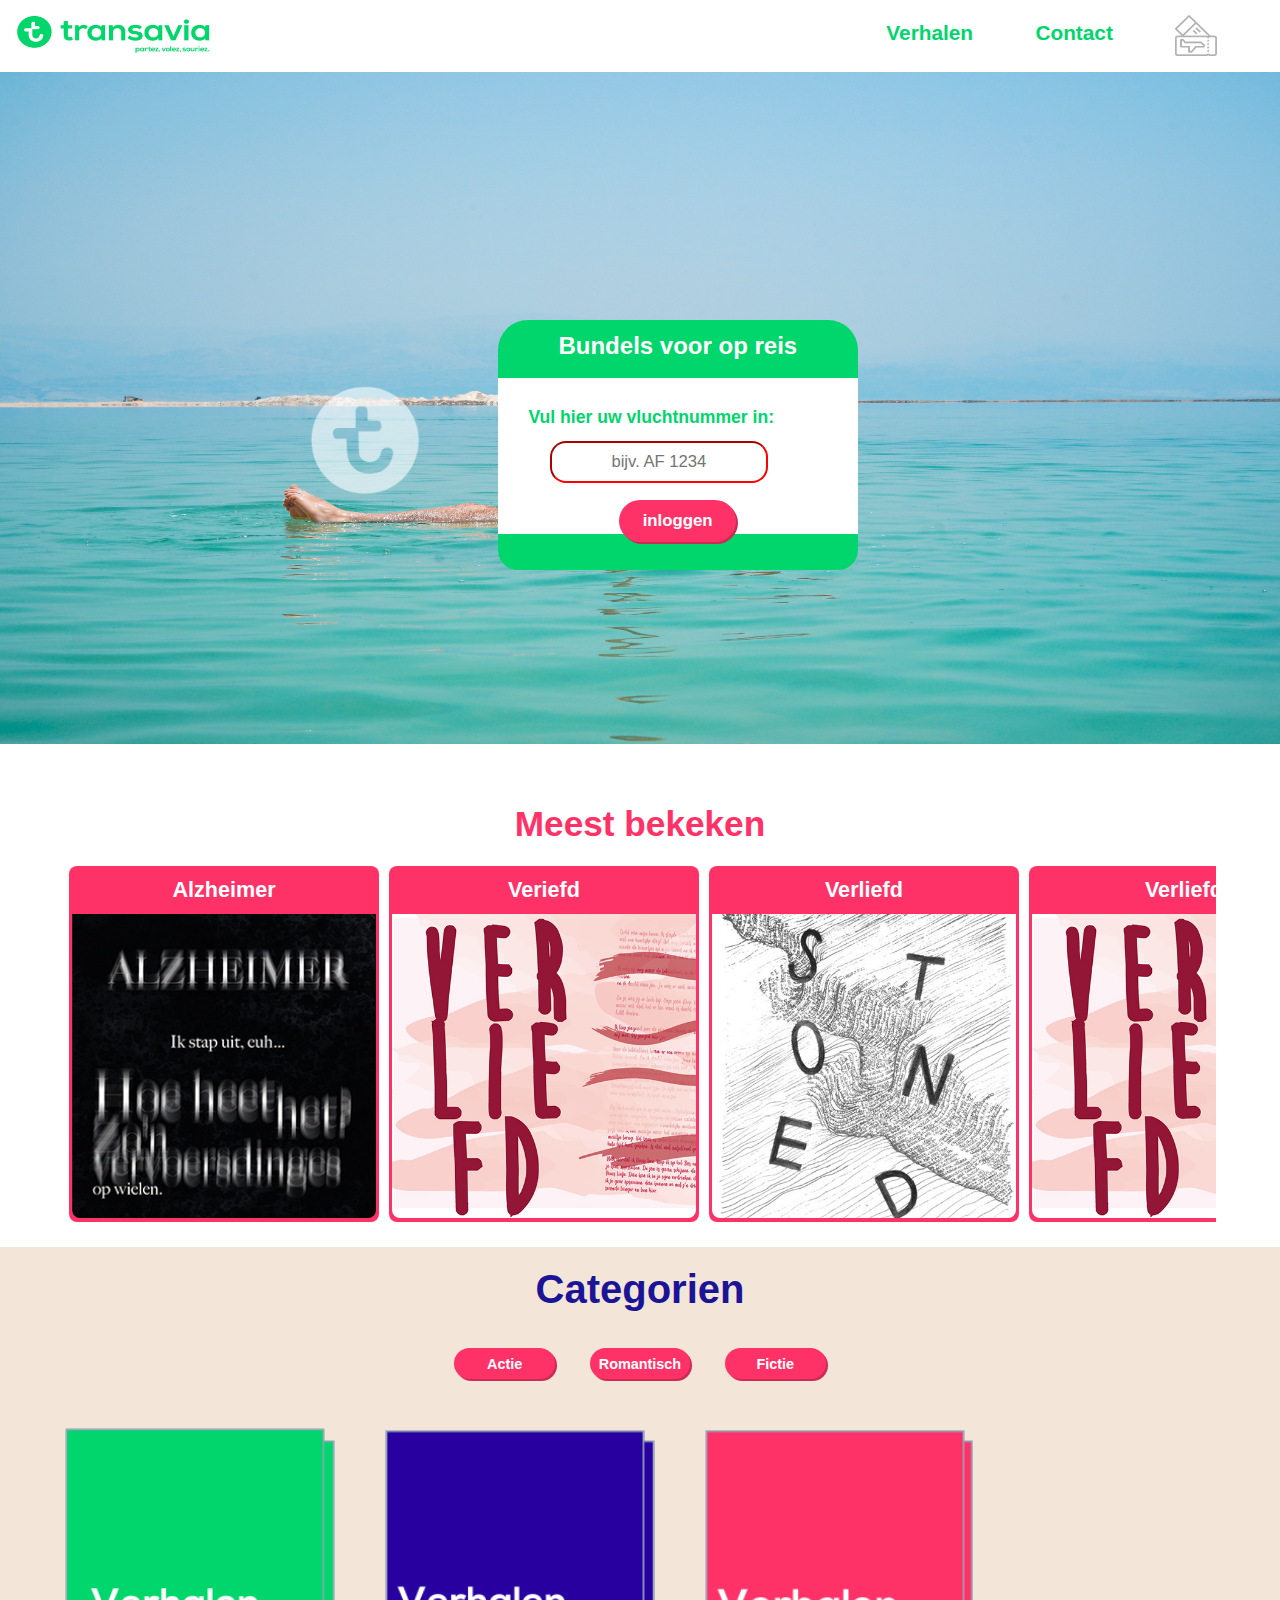
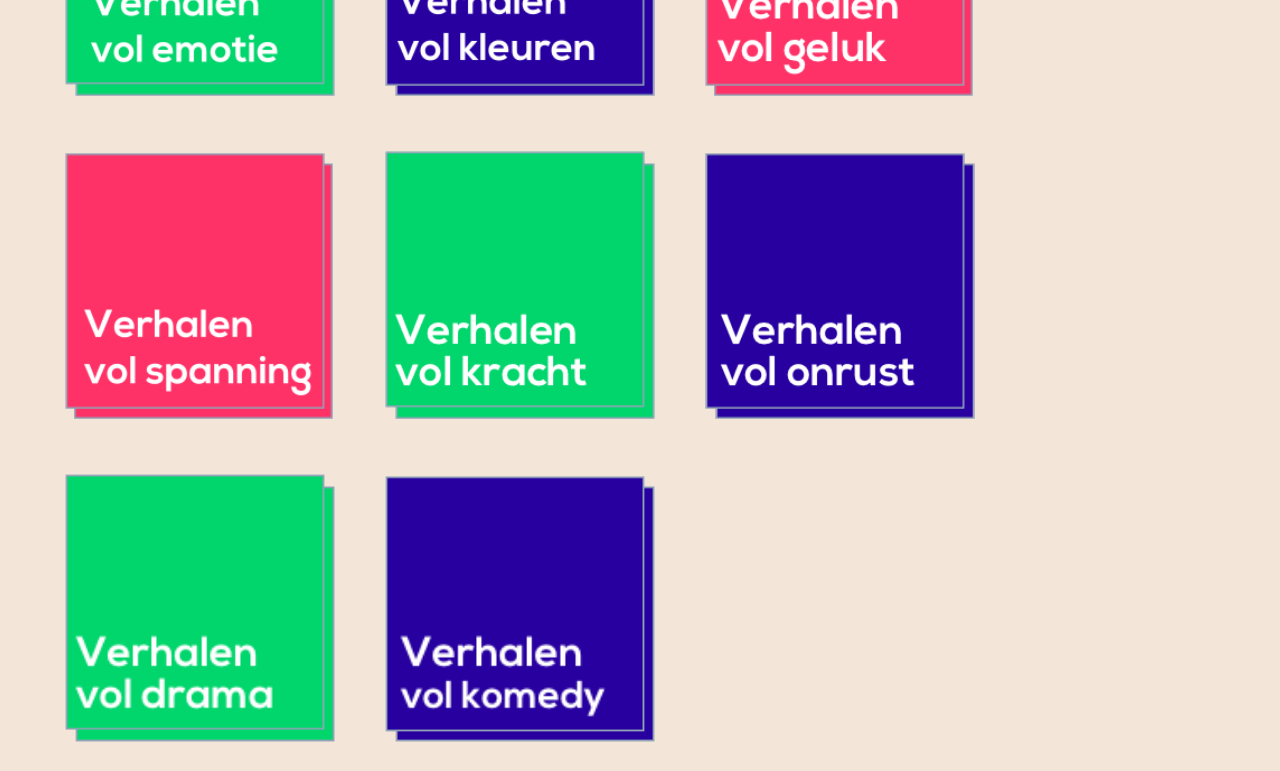
<file: Index.html>
<!DOCTYPE html>
<html lang="en">

<head>
    <meta charset="UTF-8">
    <title>Transavia</title>
    <link rel="stylesheet" href="styles.css">
</head>

<body>
    <header>
        <img id="logo" src="img/logo.jpg" alt="logo transavia">
        <img id="background" src="img/boek.jpg" alt="afbeelding boek lezen">
        <img id="wit" src="img/tranavialogowit.png" alt="">
        <nav>
            <ul>
                <li> <a href="#">Verhalen</a> </li>
                <li> <a href="#">Contact</a> </li>
                <li> <a href="Downloaden.html"><img src="img/ticket.png" alt=".."></a></li>
            </ul>
        </nav>

        <div id="vlucht">
            <h1> Bundels voor op reis </h1>

            <form action="file:///Users/anoukmeijer/Desktop/TransaviaCode/index2.0.html">
                <fieldset>
                    <label for="vl.nr"> Vul hier uw vluchtnummer in:  
                </label>
                    <input type="text" id="vl.nr" placeholder="bijv. AF 1234" name="vluchtnummer" pattern="[az-0-9]" required>
                    <input id="verstuur" type="submit" name="subscribe" value="inloggen" />
                </fieldset>
            </form>
        </div>
    </header>

    <section class="bekeken ">
        <h2> Meest bekeken </h2>

        <div class="gallerij ">
            <article>
                <h3> Alzheimer </h3><img src="img/alzheimercover.jpg " alt="verhaal stoned "></article>
            <article>
                <h3> Veriefd </h3><img src="img/verliefd.png " alt="verhaal verliefd "></article>
            <article>
                <h3> Verliefd </h3><img src="img/stoned.png " alt="verhaal verliefd "></article>
            <article>
                <h3> Verliefd </h3><img src="img/verliefd.png " alt="verhaal verliefd "></article>
            <article>
                <h3> Alzheimer </h3><img src="img/alzheimercover.jpg " alt="verhaal stoned "></article>
            <article>
                <h3> Veriefd </h3><img src="img/verliefd.png " alt="verhaal verliefd "></article>
            <article>
                <h3> Verliefd </h3><img src="img/stoned.png " alt="verhaal verliefd "></article>
            <article>
                <h3> Verliefd </h3><img src="img/verliefd.png " alt="verhaal verliefd "></article>
        </div>
    </section>

    <section class="categorie ">

        <button class="knop"> Categorien </button>

        <h4>Categorien</h4>
        <div><button id="action" onclick="filteren()">Actie</button>
            <button id="romantic" onclick="myFunction()">Romantisch</button>
            <button>Fictie</button></div>
        <ul>
            <li><img src="img/bundel1/emotie.png " alt="emotie"></li>
            <li><img class="fictie" src="img/bundel1/kleuren.png " alt="kleuren"></li>
            <li><img class="fictie" src="img/bundel1/geluk.png " alt="geluk"></li>
            <li><img class="actie" src="img/bundel1/spanning.png " alt="spanning"></li>
            <li><img class="actie" src="img/bundel1/kracht.png " alt="kracht"></li>
            <li><img class="actie" src="img/bundel1/onrusst.png " alt="onrusst"></li>
            <li><img id="Romantisch" src="img/bundel1/drama.png" alt="drama"></li>
            <li><img class="fictie" src="img/bundel1/komedy.png" alt="komedy"></li>
        </ul>


    </section>
    <script src="categorien.js"></script>
</body>

</html>
</file>
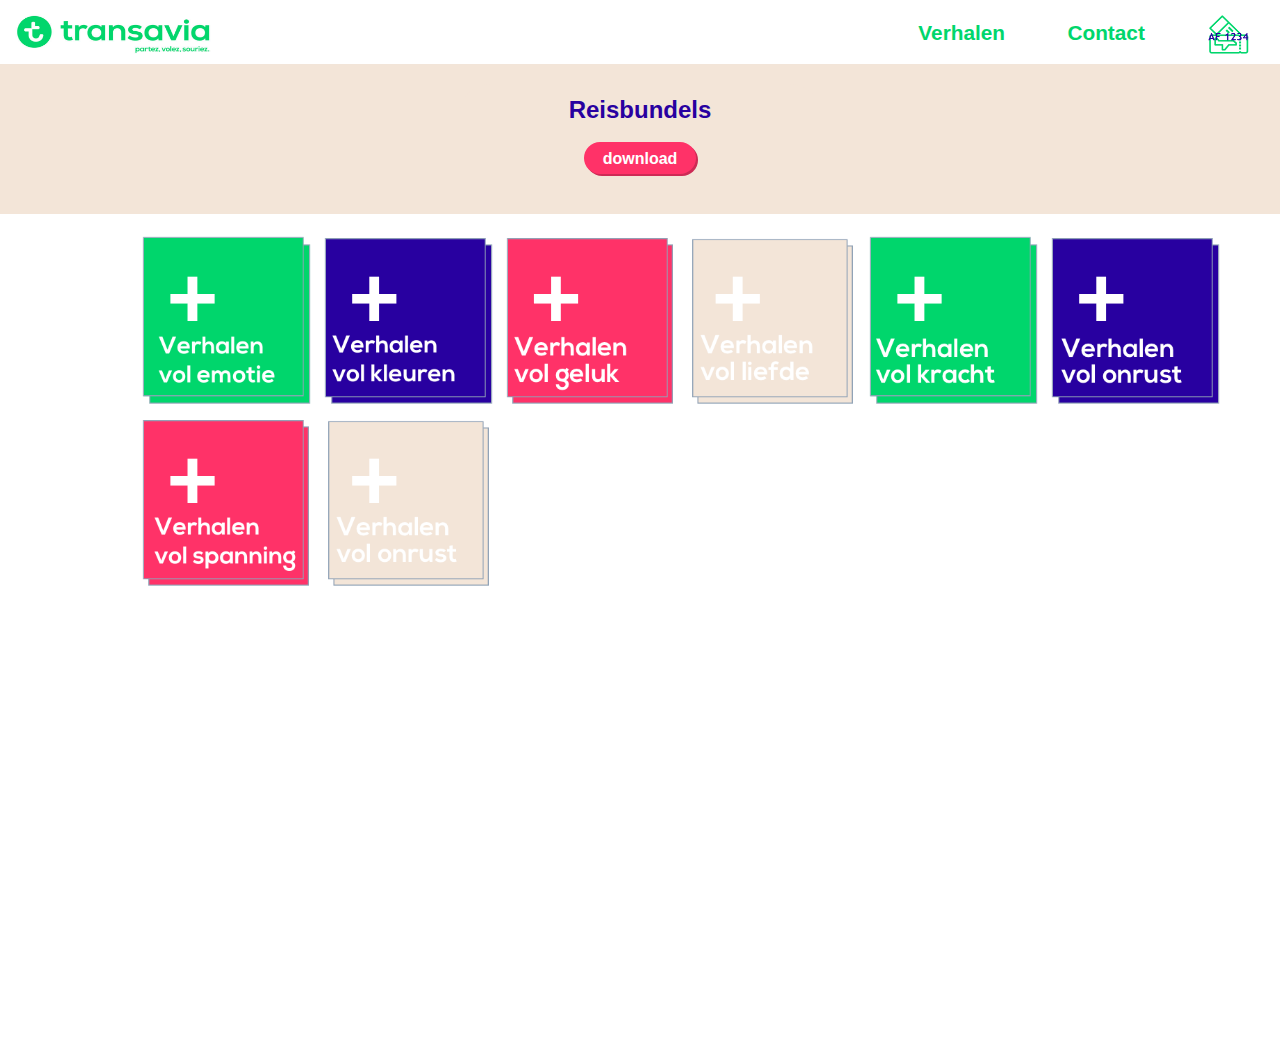
<file:  samenstellen-bundels.html>
<!DOCTYPE html>
<html lang="en">

<head>
    <meta charset="UTF-8">
    <title>Samenstellen bundels</title>
    <link rel="stylesheet" href="styles.css">

</head>

<body id="samenstellen">

    <header>
        <img id="logo" src="img/logo.jpg" alt="logo transavia">

        <nav>
            <ul>
                <li> <a href="index2.0.html">Verhalen</a> </li>
                <li> <a href="#">Contact</a> </li>
                <li> <a href="Downloaden.html"><img src="img/ticketaan.png" alt=".."></a></li>
            </ul>
        </nav>
    </header>

    <section>
        <h1> Reisbundels </h1>
        <a href="download-gelukt.html"> download </a>
    </section>

    <ul class="album">
        <li> <input type="image" class="image" src="img/bundel1/emotie.png" onclick="enlarge1()" alt="bundel emotie">
            <p>+<span id="one">1</span></p>
        </li>
        <li> <input type="image" class="image" src="img/bundel1/kleuren.png" onclick="enlarge2()" alt="bundel kleuren">
            <p>+<span id="two">1</span></p>
        </li>
        <li> <input type="image" class="image" src="img/bundel1/geluk.png" onclick="enlarge3()" alt="bundel geluk">
            <p>+<span id="three">1</span></p>
        </li>
        <li> <input type="image" class="image" src="img/bundel1/liefde.png" onclick="enlarge4()" alt="bundel liefde">
            <p>+<span id="four">1</span></p>
        </li>
        <li> <input type="image" class="image" src="img/bundel1/kracht.png" onclick="enlarge5()" alt="bundel kracht">
            <p>+<span id="five">1</span></p>
        </li>
        <li> <input type="image" class="image" src="img/bundel1/onrusst.png" onclick="enlarge6()" alt="bundel onrust">
            <p>+<span id="six">1</span></p>
        </li>
        <li> <input type="image" class="image" src="img/bundel1/spanning.png" onclick="enlarge7()" alt="bundel spanning">
            <p>+<span id="seven">1</span></p>
        </li>
        <li> <input type="image" class="image" src="img/bundel1/onrust.png" onclick="enlarge8()" alt="bundel onrust">
            <p>+<span id="eight">1</span></p>
        </li>
    </ul>

    <script src="samenstellen.js"></script>
</body>
</file>
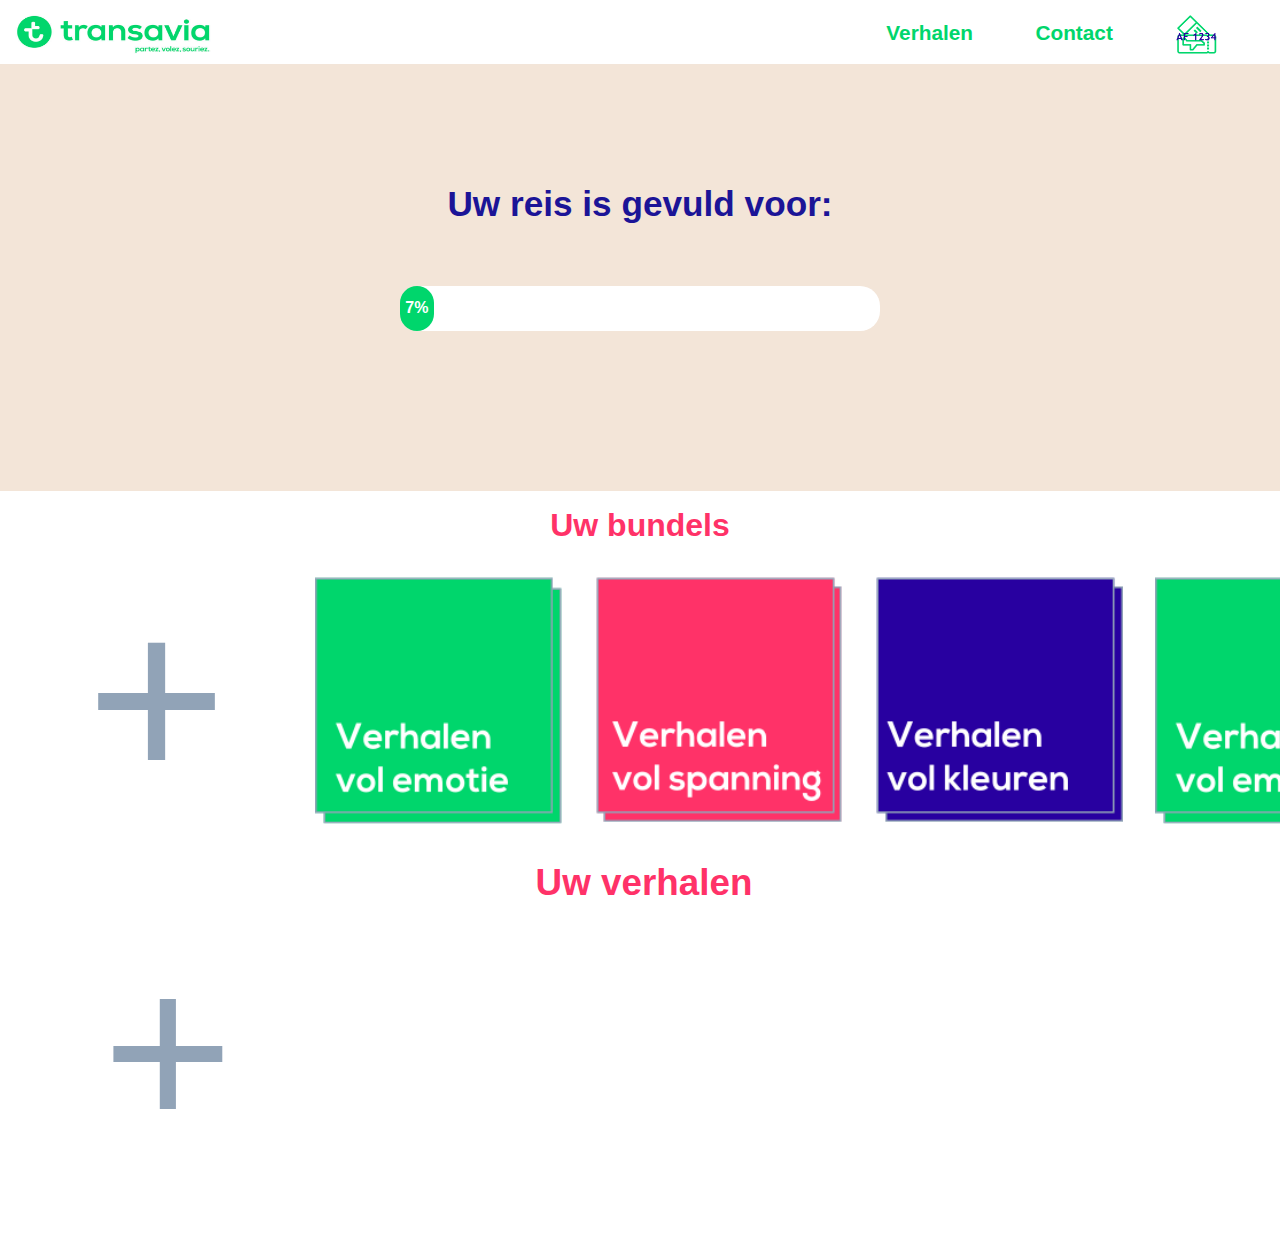
<file: download-gelukt.html>
<!DOCTYPE html>
<html lang="en">

<head>
    <meta charset="UTF-8">
    <title>Downloaden-gelukt</title>
    <link rel="stylesheet" href="styles.css">
    <script src="transavia.js" type="text/javascript"></script>
</head>

<body id="gelukt">

    <header>
        <img id="logo" src="img/logo.jpg" alt="logo transavia">

        <nav>
            <ul>
                <li> <a href="index2.0.html">Verhalen</a> </li>
                <li> <a href="#">Contact</a> </li>
                <li> <a href="Downloaden.html"><img src="img/ticketaan.png" alt=".."></a></li>

            </ul>
        </nav>
    </header>

    <section class="vullen">
        <h1>Uw reis is gevuld voor:</h1>
        <div id="container">
            <div id="inner">
            </div>
        </div>


    </section>


    <section class="keuzes">
        <h2> Uw bundels </h2>
        <div class="resultaten">
            <ul>
                <li><a href="%20samenstellen-bundels.html">+</a></li>
                <li><img src="img/emotie.png" alt="verhaal verliefd"></li>
                <li><img src="img/spanning.png" alt="verhaal verliefd"></li>
                <li><img src="img/kleuren.png" alt="verhaal verliefd"></li>
                <li><img src="img/emotie.png" alt="verhaal verliefd"></li>
            </ul>
        </div>
    </section>



    <section id="losse">
        <h3> Uw verhalen</h3>
        <a href="">+</a>
    </section>
</body>

</html>
</file>
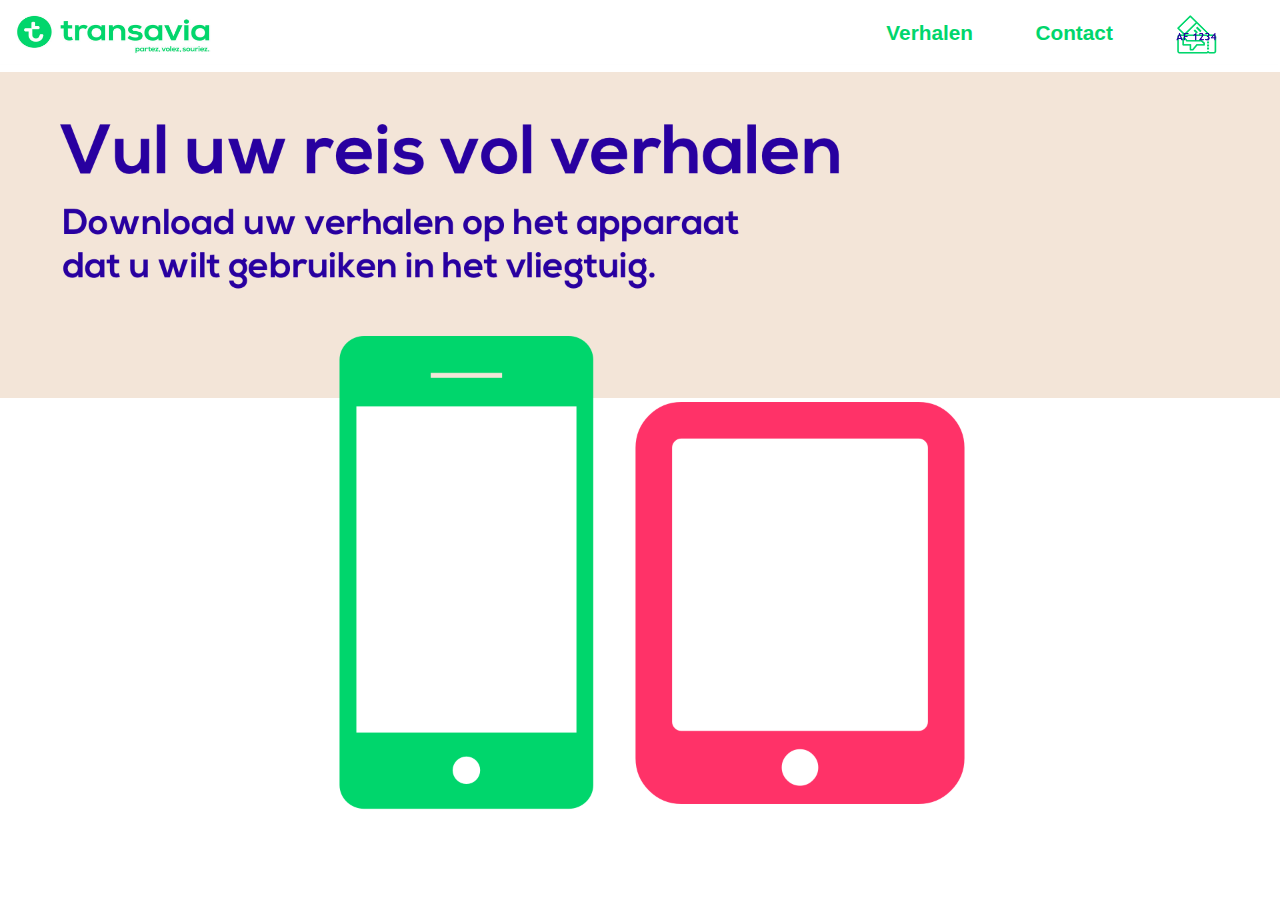
<file: Downloaden.html>
<!DOCTYPE html>
<html lang="en">

<head>
    <meta charset="UTF-8">
    <title>Downloaden</title>
    <link rel="stylesheet" href="styles.css">
</head>

<body id="downloaden">

    <header>
        <img id="logo" src="img/logo.jpg" alt="logo transavia">
        <nav>
            <ul>
                <li> <a href="index2.0.html">Verhalen</a> </li>
                <li> <a href="#">Contact</a> </li>
                <li> <a href="Downloaden.html"><img src="img/ticketaan.png" alt=".."></a></li>
            </ul>
        </nav>
    </header>

    <img id="verborgen" src="img/downloading.png" alt="">

    <section class="vullen">
        <h1>Vul uw reis vol verhalen</h1>
        <div id="balk">
            <p> 0% </p>
        </div>
    </section>

    <section id="bundel">
        <h2> Uw bundels</h2>
        <a href="%20samenstellen-bundels.html">+</a>
    </section>

    <section id="losse">
        <h2> Uw verhalen</h2>
        <a href="">+</a>
    </section>
</body>

</html>
</file>
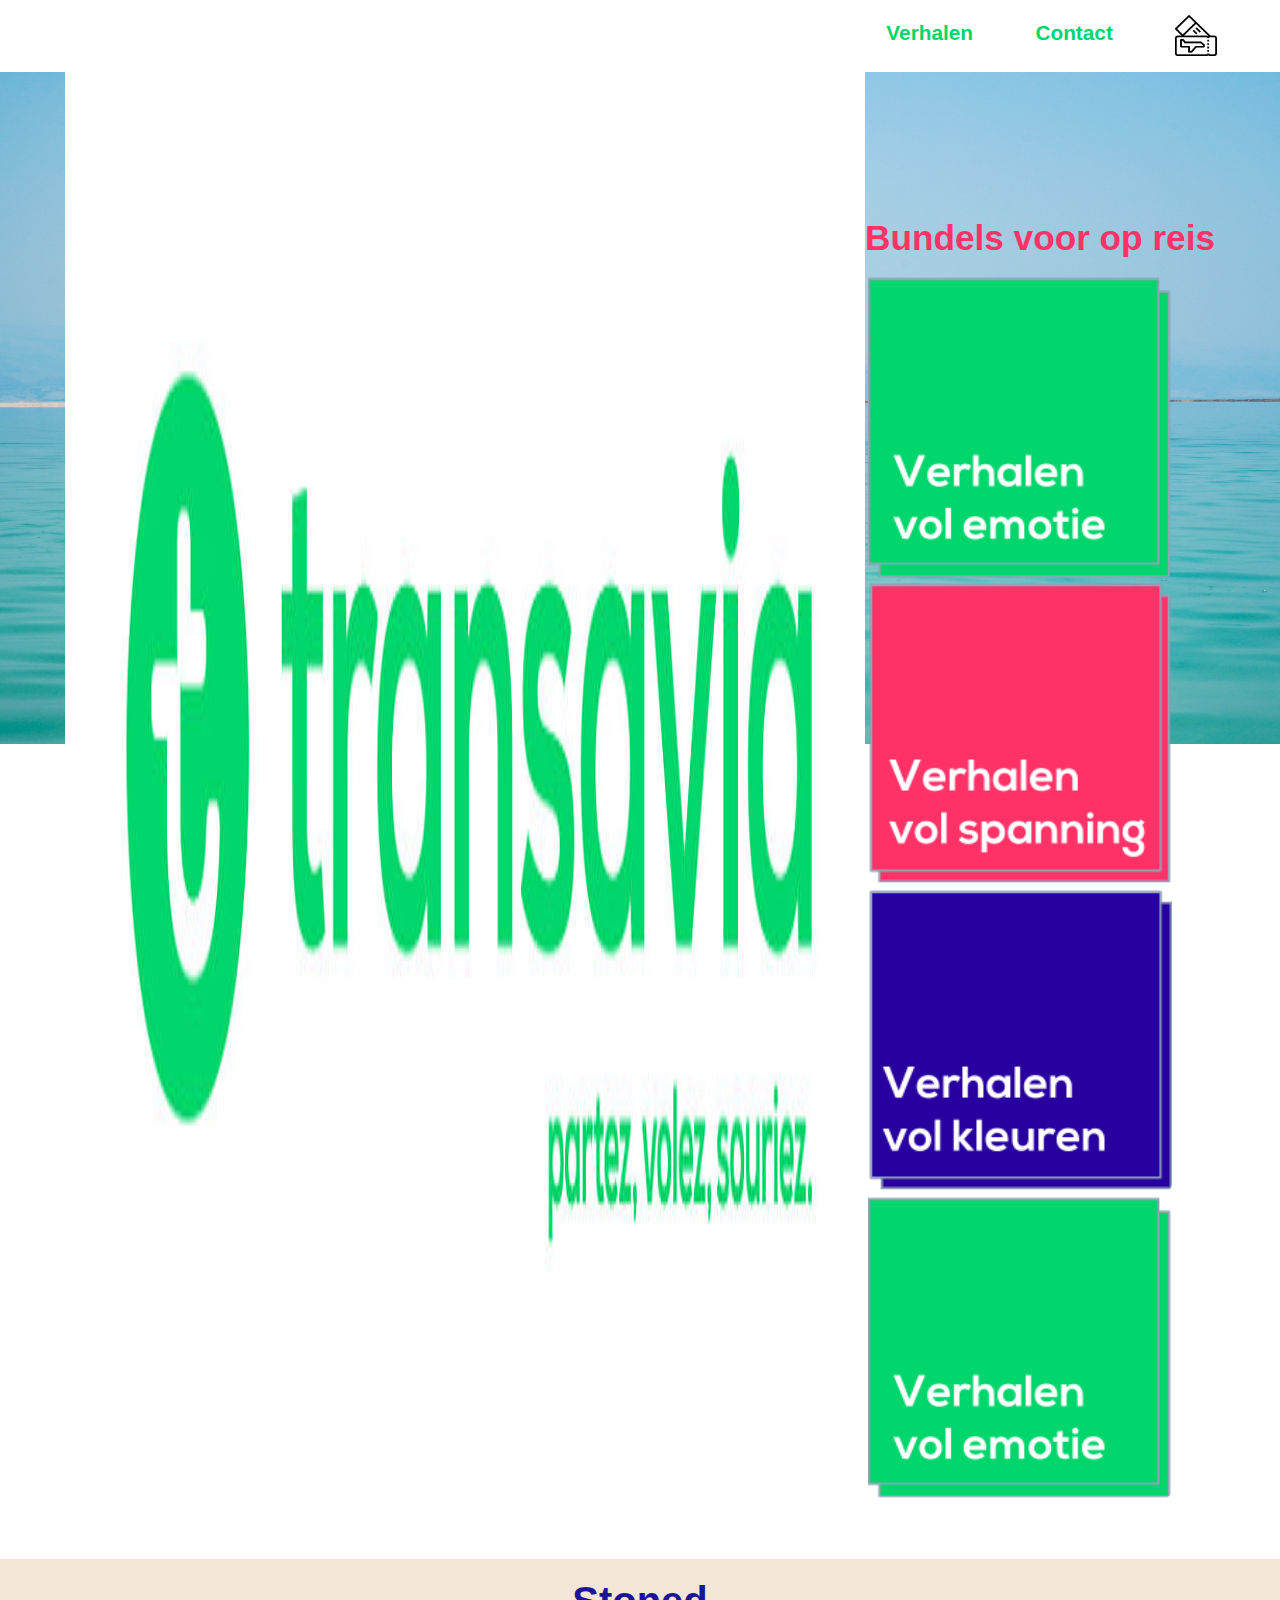
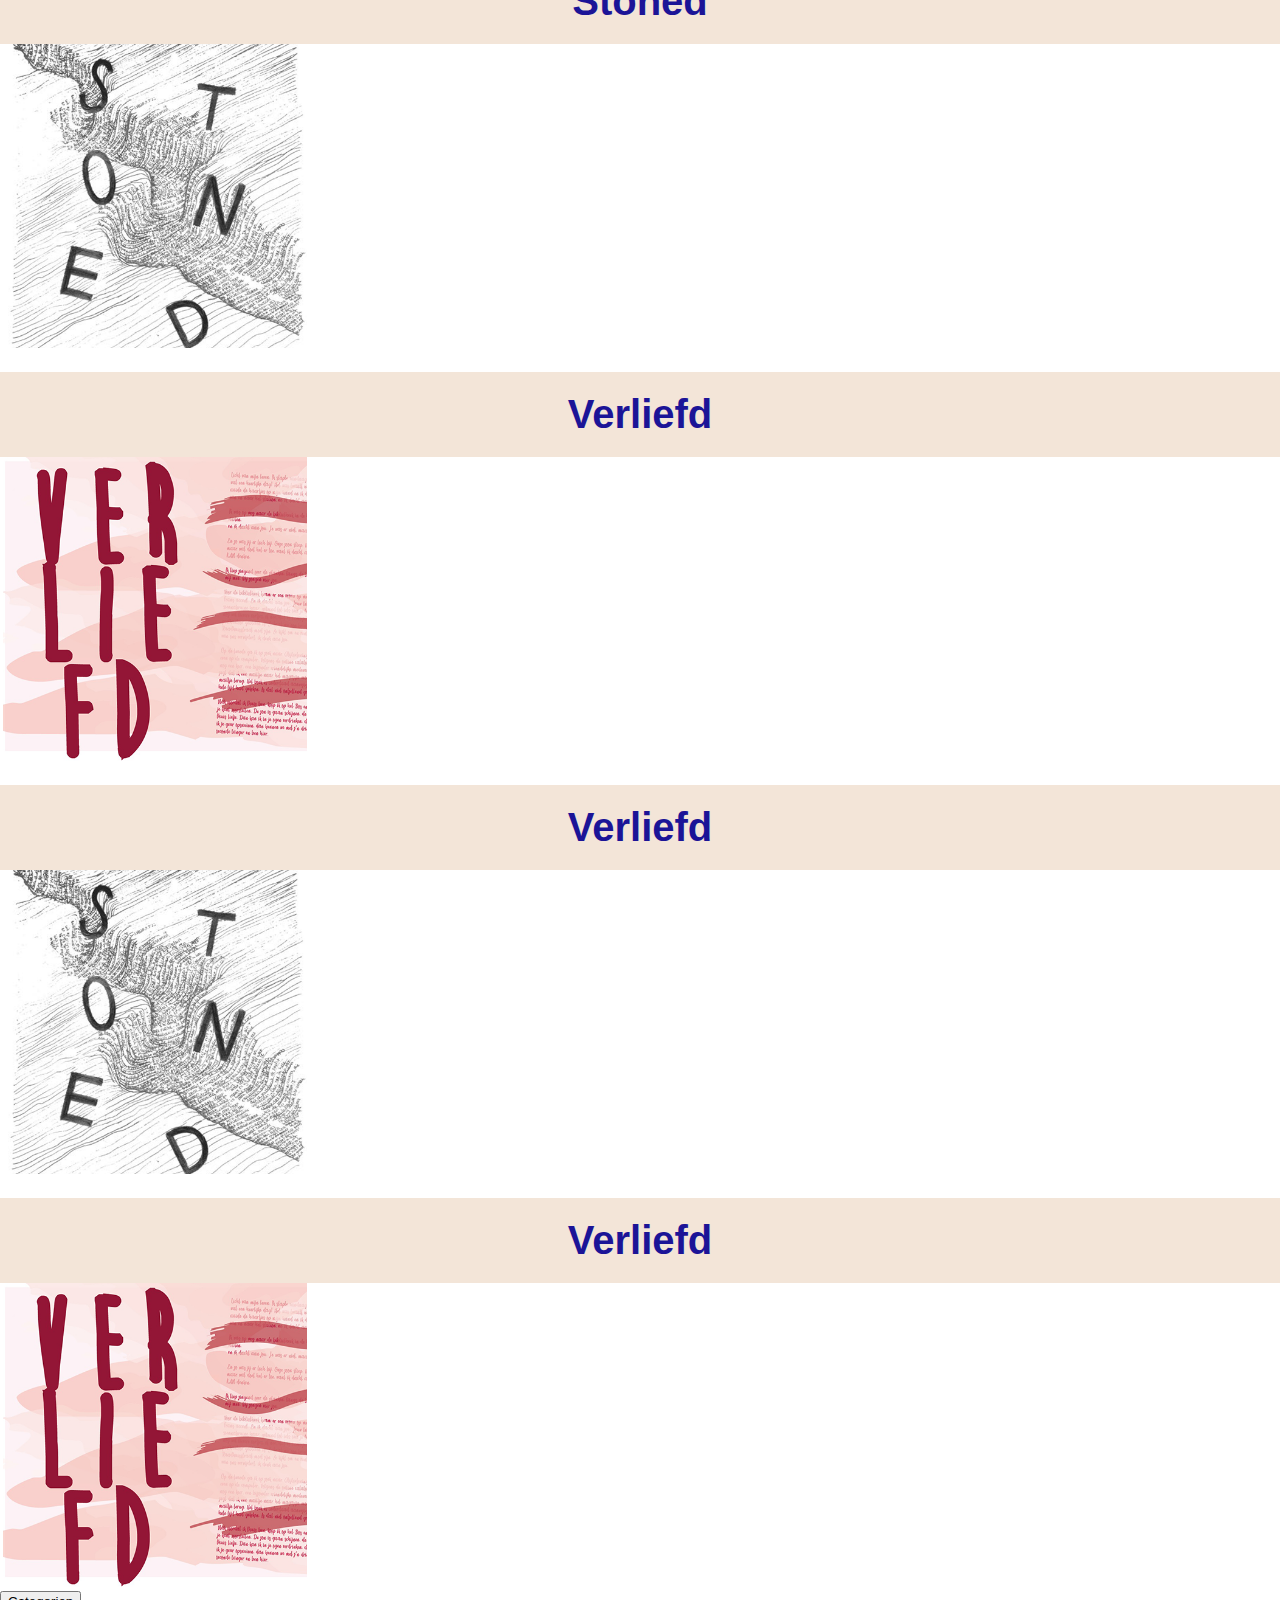
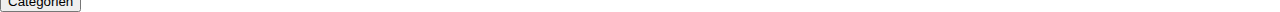
<file: index2.0.html>
<!DOCTYPE html>
<html lang="en">

 <head>
    <meta charset="UTF-8">
    <title>Transavia</title>
    <link rel="stylesheet"  href="styles.css">
 </head>
 
<body id="results">

    <header>
        <img src="img/logo.jpg" alt="logo transavia">
        <img id="background" src="img/boek.jpg" alt="afbeelding boek lezen">
        
        <nav>
            <ul>
                <li> <a href="#">Verhalen</a> </li>
                <li> <a href="#">Contact</a> </li>
                <li> <a href="#"><img src="img/ticket.png" alt=".."></a></li>
             </ul>
        </nav>
        
        <section id="keuzes">
            <h2> Bundels voor op reis </h2>
                <div id="resultaten">
                    <article><img src="img/emotie.png"></article>
                    <article><img src="img/spanning.png" alt="verhaal verliefd"></article>
                    <article><img src="img/kleuren.png" alt="verhaal verliefd"></article>
                    <article><img src="img/emotie.png" alt="verhaal verliefd"></article>
                </div>
        </section>      
    </header>
       
        <section id="bekeken">
            <h3> Meest bekeken </h3> 
                <div id="gallerij">
                    <article><h4> Stoned </h4><img src="img/stoned.png" alt="verhaal stoned"></article>
                    <article><h4> Verliefd </h4><img src="img/verliefd.png" alt="verhaal verliefd"></article>
                    <article><h4> Verliefd </h4><img src="img/stoned.png" alt="verhaal verliefd"></article>
                    <article><h4> Verliefd </h4><img src="img/verliefd.png" alt="verhaal verliefd"></article>
                </div>
        </section>
    
        <section id="categorie">
            <button> Categorien </button>
        </section>   
</body>
</file>
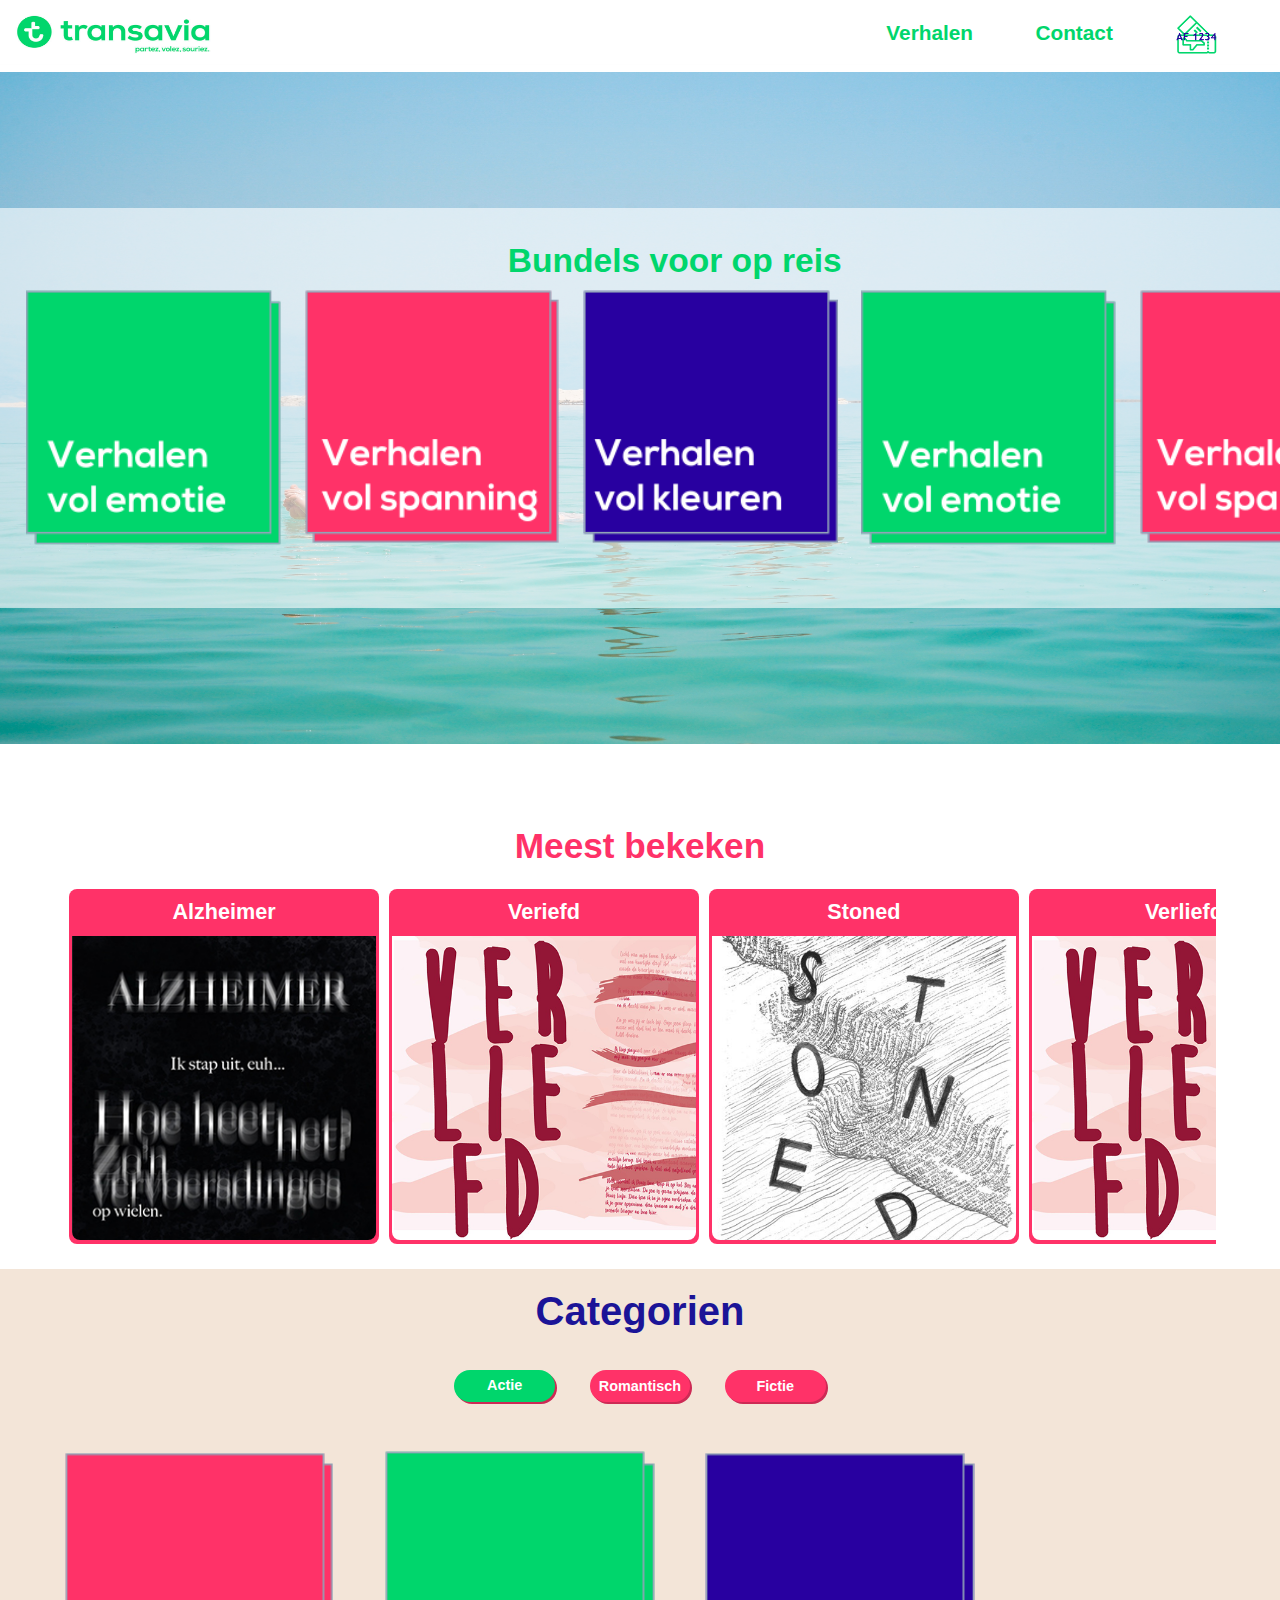
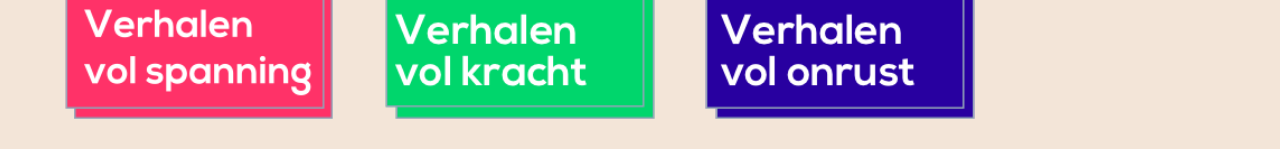
<file: index3.0.html>
<!DOCTYPE html>
<html lang="en">

<head>
    <meta charset="UTF-8">
    <title>Transavia</title>
    <link rel="stylesheet" href="styles.css">
</head>

<body id="results">
    <header>
        <img id="logo" src="img/logo.jpg" alt="logo transavia">
        <img id="background" src="img/boek.jpg" alt="afbeelding boek lezen">

        <nav>
            <ul>
                <li> <a href="#">Verhalen</a> </li>
                <li> <a href="#">Contact</a> </li>
                <li> <a href="Downloaden.html"><img src="img/ticketaan.png" alt=".."></a></li>
            </ul>
        </nav>

        <section class="keuzes">
            <h1> Bundels voor op reis </h1>
            <div class="resultaten">
                <ul>
                    <li><img src="img/emotie.png" alt="verhaal verliefd"></li>
                    <li><img src="img/spanning.png" alt="verhaal verliefd"></li>
                    <li><img src="img/kleuren.png" alt="verhaal verliefd"></li>
                    <li><img src="img/emotie.png" alt="verhaal verliefd"></li>
                    <li><img src="img/spanning.png" alt="verhaal verliefd"></li>
                    <li><img src="img/kleuren.png" alt="verhaal verliefd"></li>
                    <li><img src="img/emotie.png" alt="verhaal verliefd"></li>
                </ul>
            </div>
        </section>
    </header>

    <section class="bekeken">
        <h2> Meest bekeken </h2>

        <div class="gallerij">
            <article>
                <h3> Alzheimer </h3><a href="verhaal.html"><img src="img/alzheimercover.jpg" alt="verhaal stoned"></a></article>
            <article>
                <h3> Veriefd </h3><img src="img/verliefd.png" alt="verhaal verliefd"></article>
            <article>
                <h3> Stoned </h3><img src="img/stoned.png" alt="verhaal verliefd"></article>
            <article>
                <h3> Verliefd </h3><img src="img/verliefd.png" alt="verhaal verliefd"></article>
            <article>
                <h3> Alzheimer </h3><a href="verhaal.html"><img src="img/alzheimercover.jpg" alt="verhaal stoned"></a></article>
            <article>
                <h3> Veriefd </h3><img src="img/verliefd.png" alt="verhaal verliefd"></article>
            <article>
                <h3> Stoned </h3><img src="img/stoned.png" alt="verhaal verliefd"></article>
            <article>
                <h3> Verliefd </h3><img src="img/verliefd.png" alt="verhaal verliefd"></article>
        </div>
    </section>

    <section class="categorie ">
        <button class="knop"> Categorien </button>

        <h4>Categorien</h4>
        <div><a href="index2.0.html" id="aanklikken">Actie</a>
            <button>Romantisch</button>
            <button>Fictie</button></div>
        <ul>

            <li><img class="actie" src="img/bundel1/spanning.png " alt="spanning"></li>
            <li><img class="actie" src="img/bundel1/kracht.png " alt="kracht"></li>
            <li><img class="actie" src="img/bundel1/onrusst.png " alt="onrusst"></li>

        </ul>

    </section>

</body>

</html>
</file>
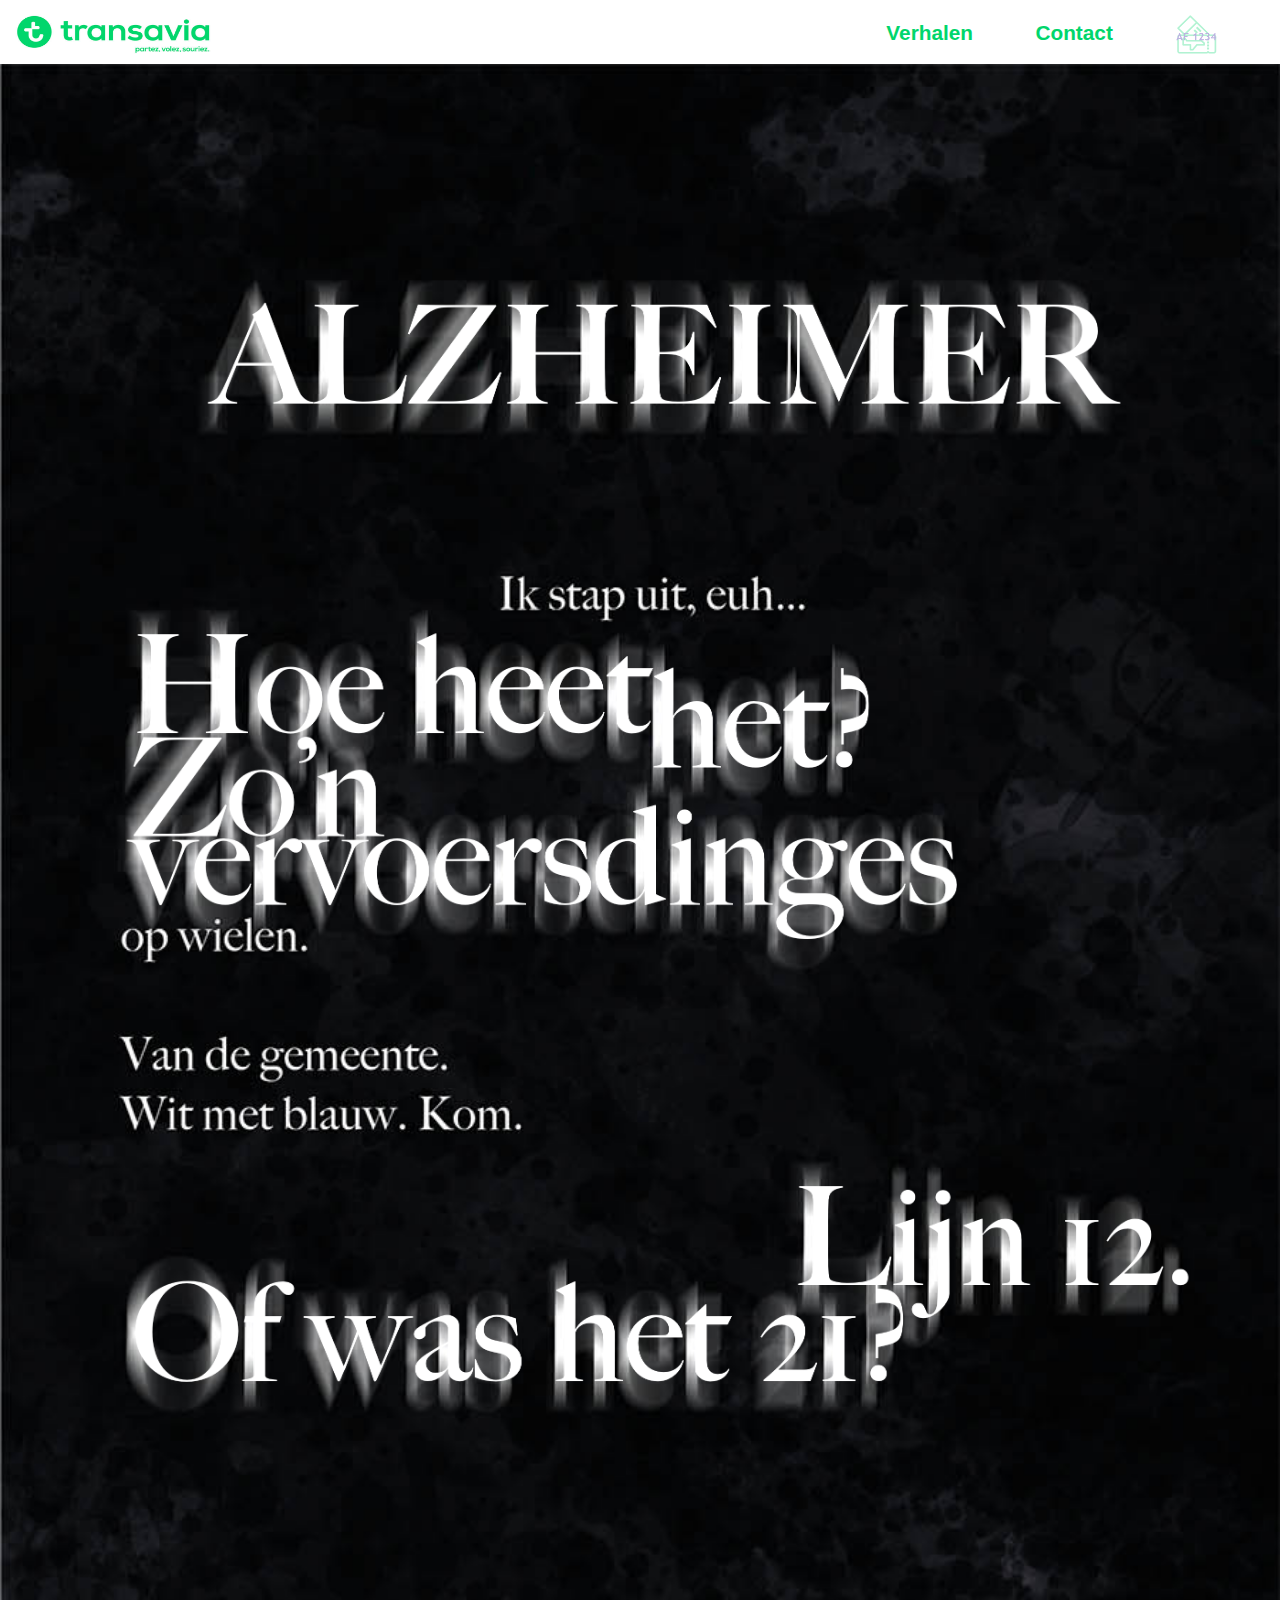
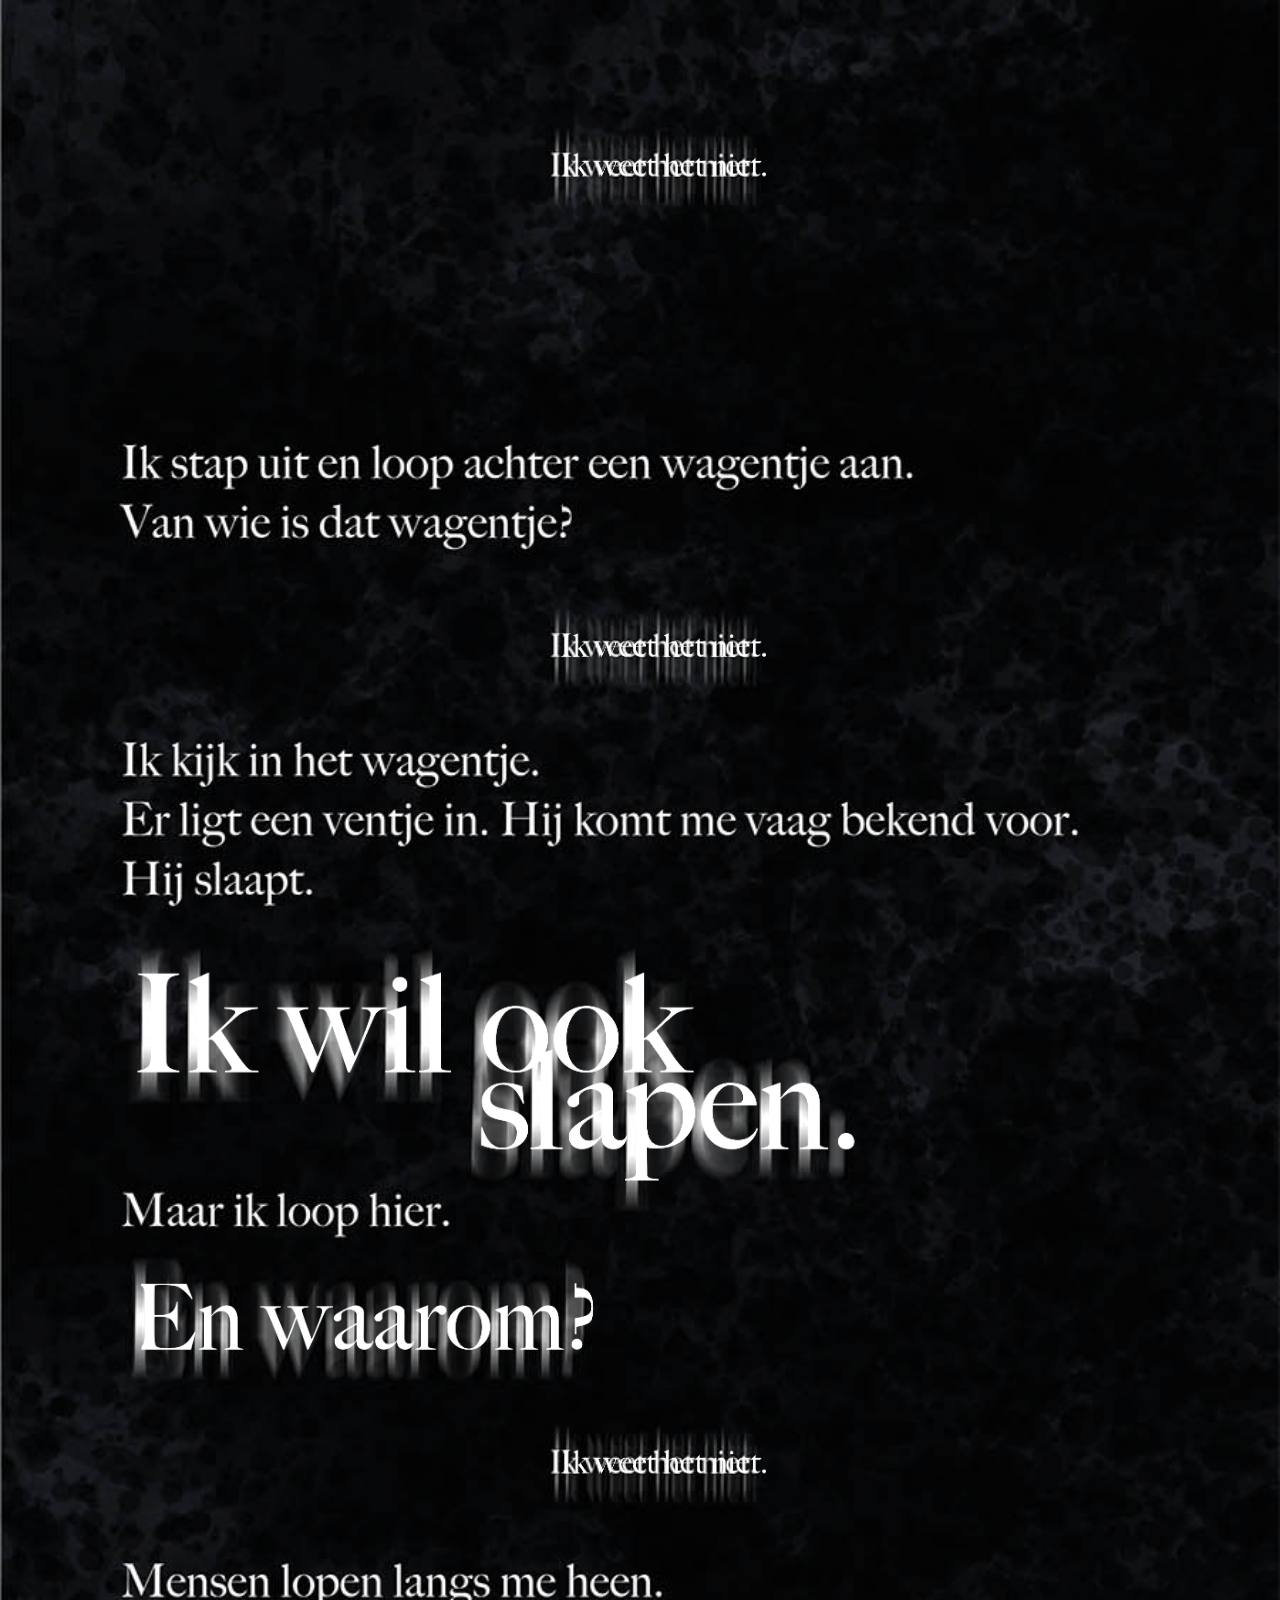
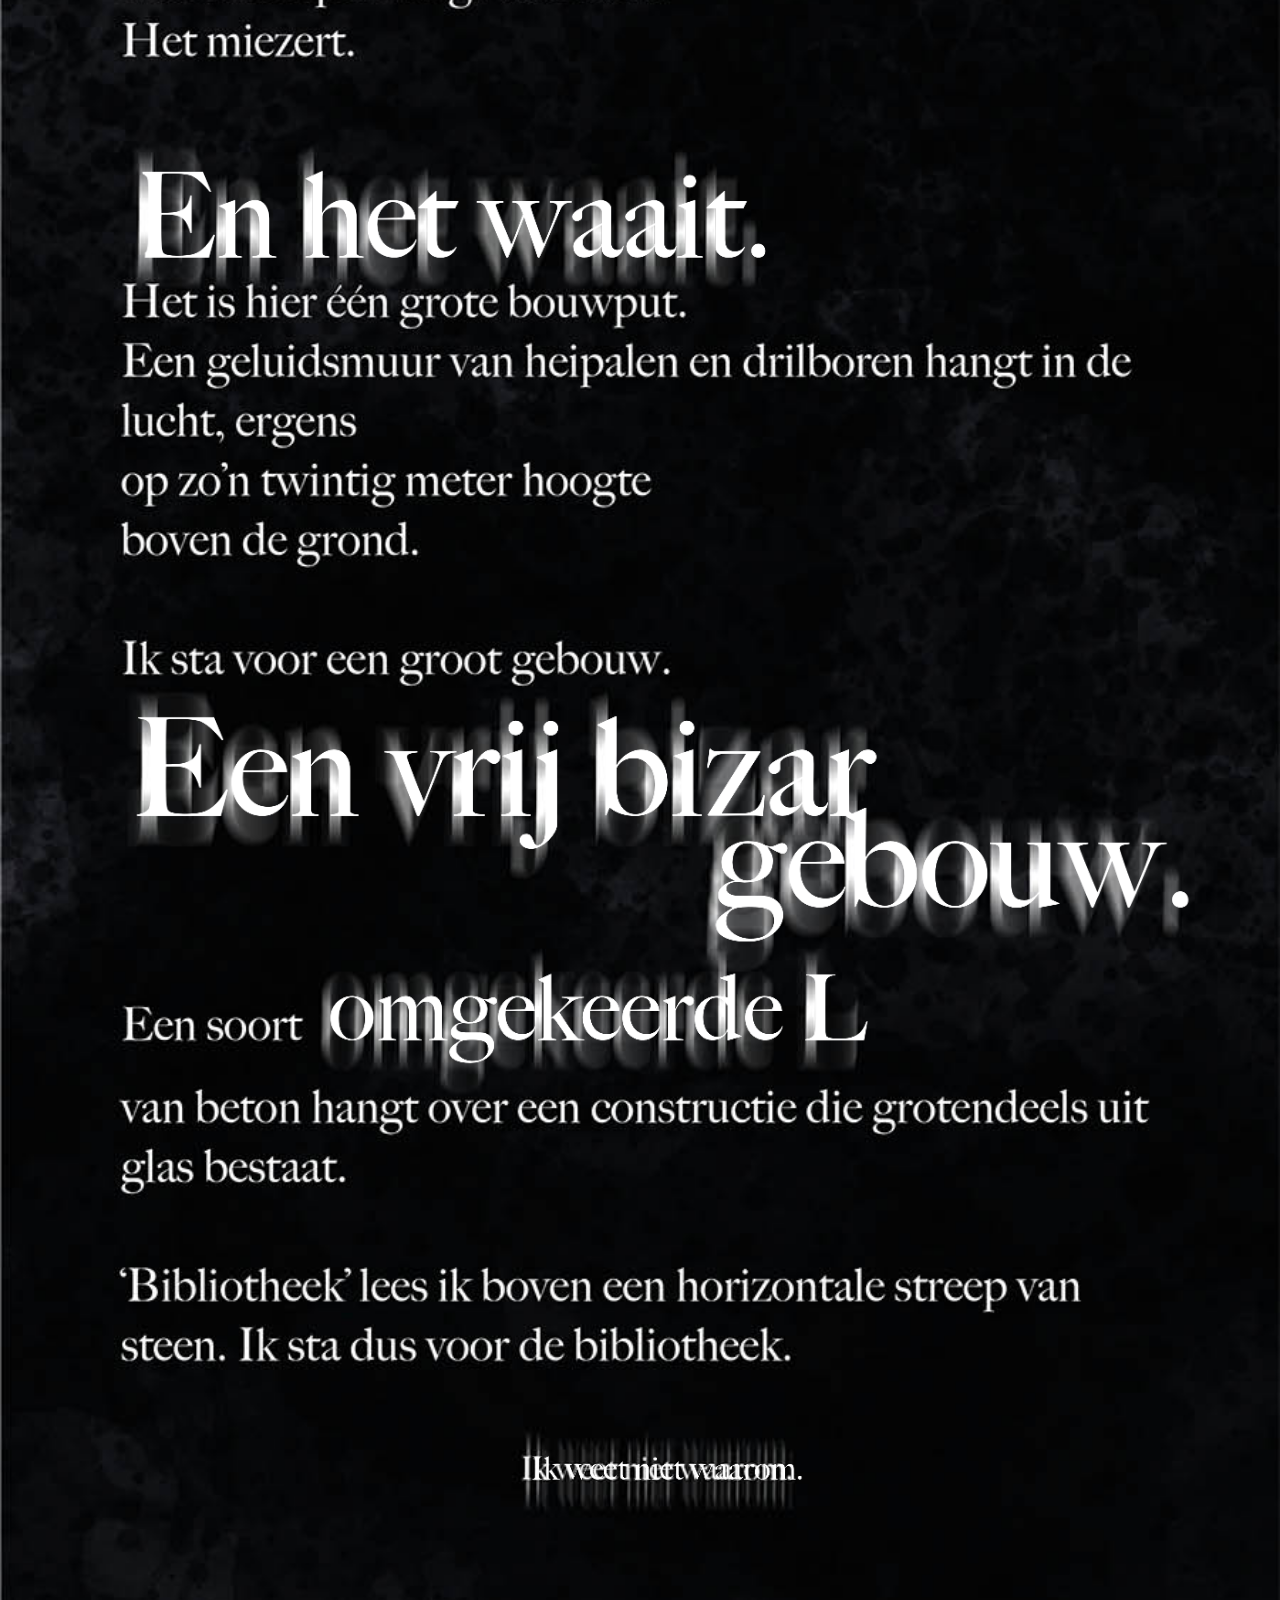
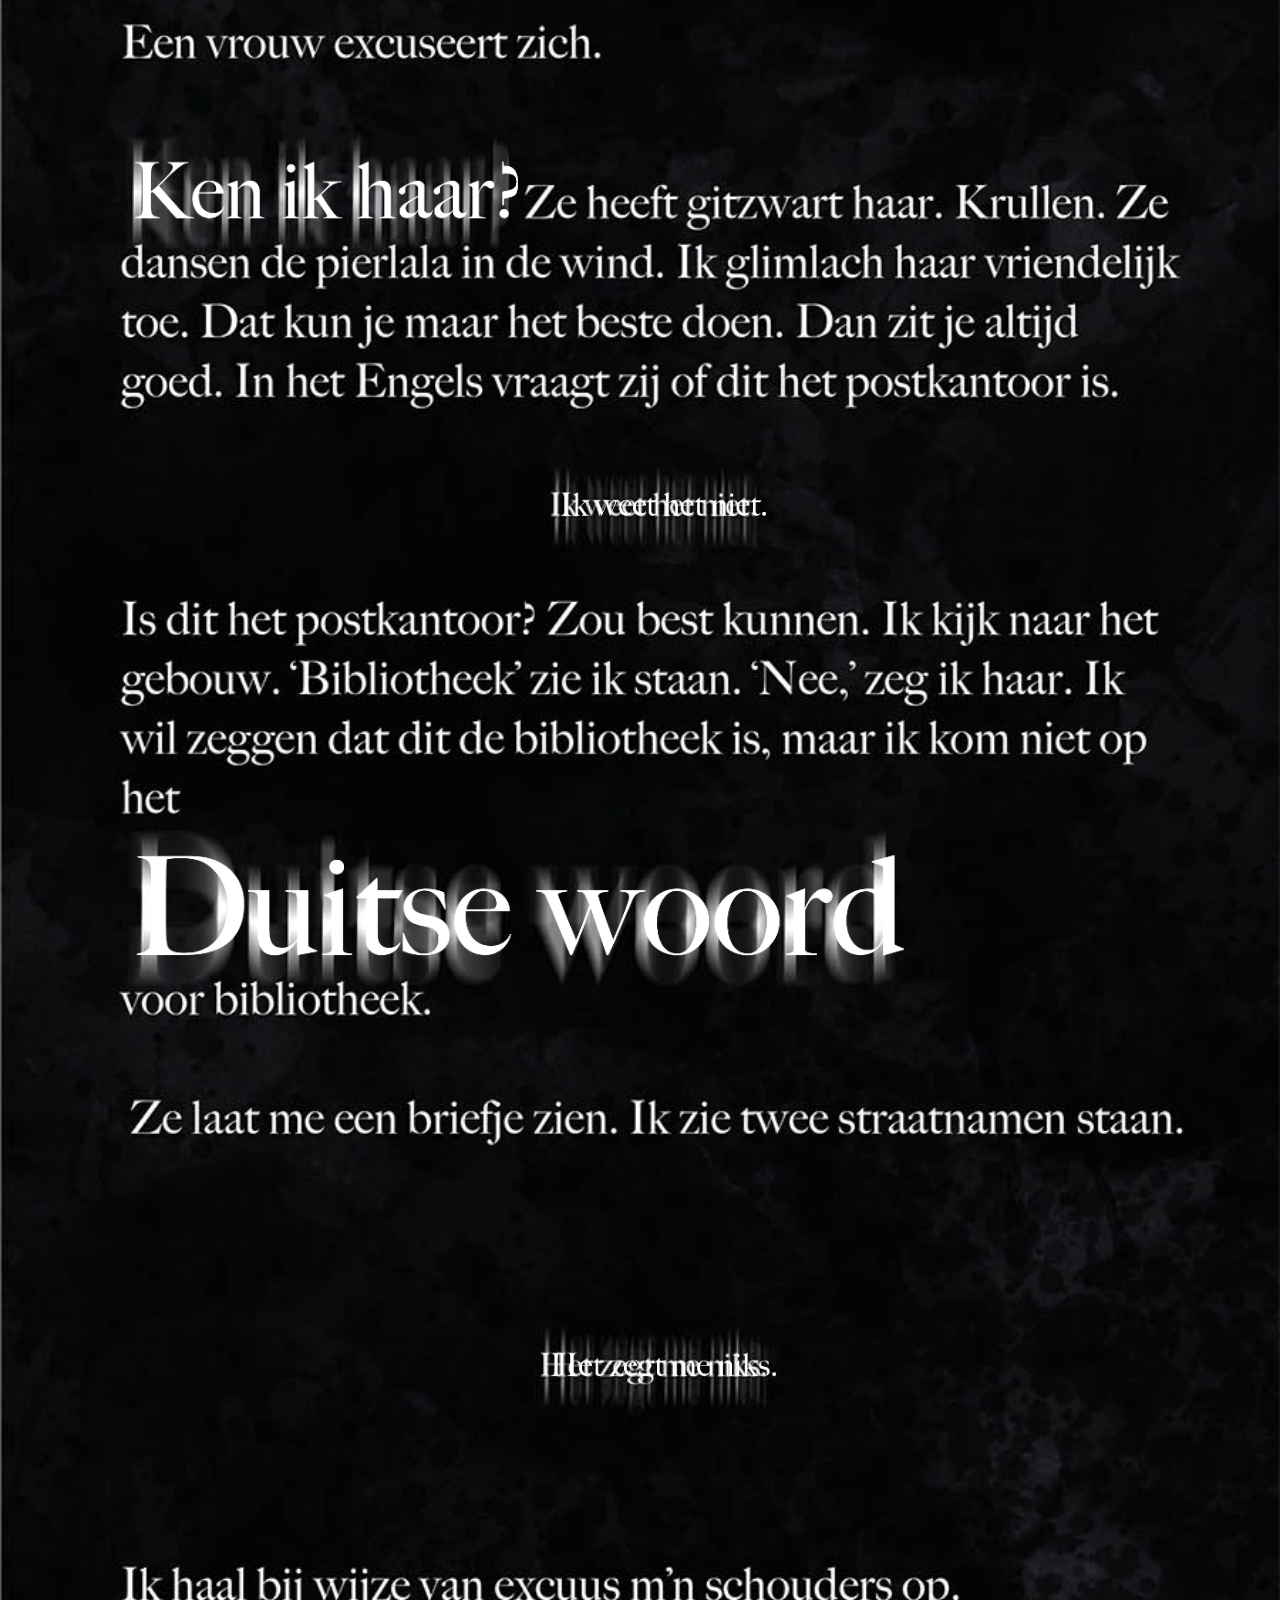
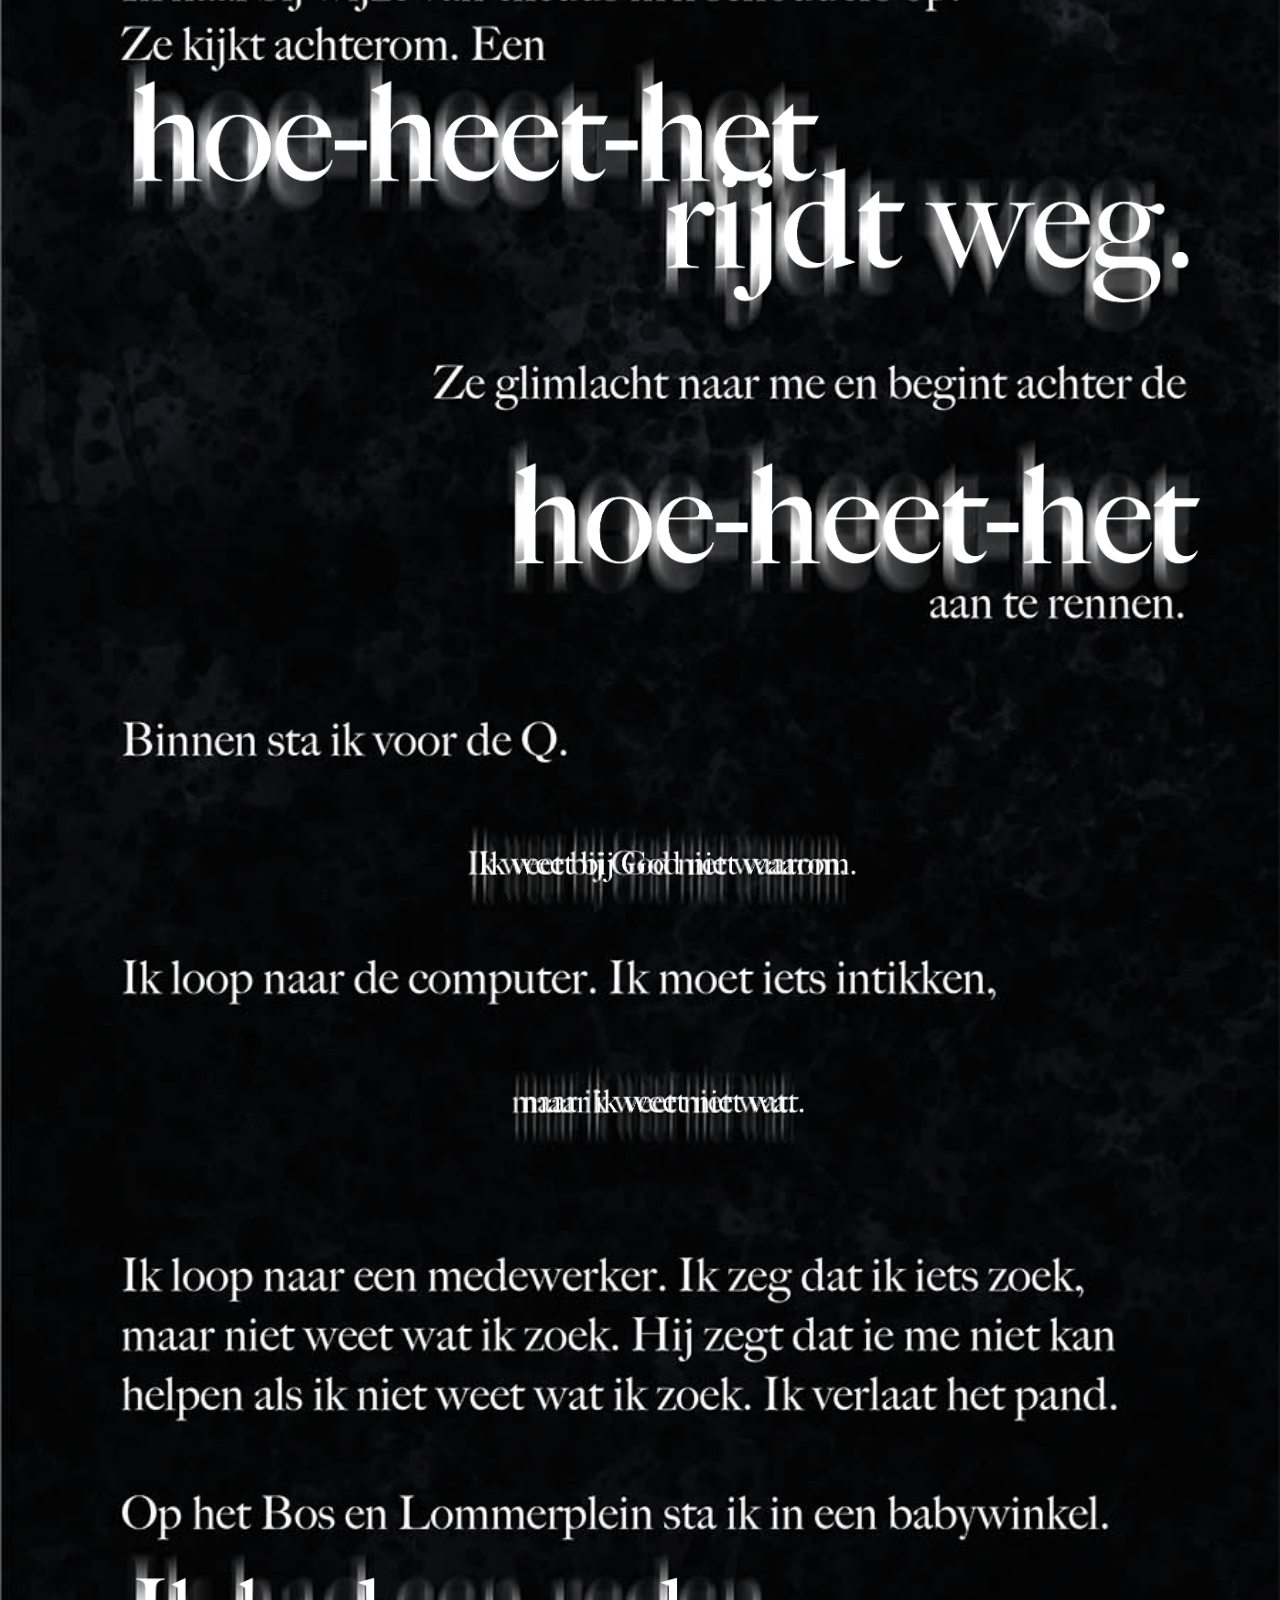
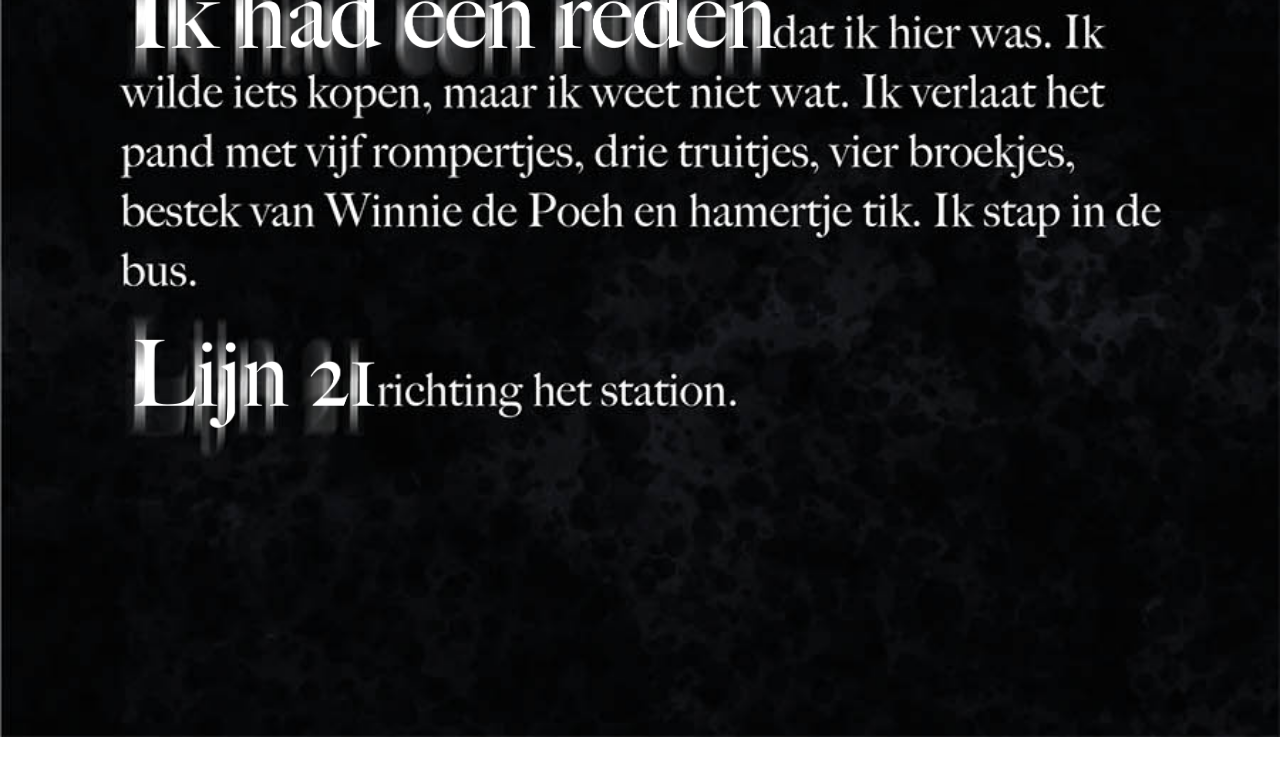
<file: verhaal.html>
<!DOCTYPE html>
<html lang="en">

<head>
    <meta charset="UTF-8">
    <title>Transavia</title>
    <link rel="stylesheet" href="styles.css">
</head>

<body id="verhaal">
    <header>
        <img id="logo" src="img/logo.jpg" alt="logo transavia">

        <nav>
            <ul>
                <li> <a href="index2.0.html">Verhalen</a> </li>
                <li> <a href="#">Contact</a> </li>
                <li> <a href="Downloaden.html"><img src="img/ticketaan.png" alt=".."></a></li>
            </ul>
        </nav>
    </header>
    <img id="verhaal" src="img/verhaalvol.jpg" alt="">
    <img id="leeg" src="img/Verhaalleeg.png" alt="">

    <img id="verhaal1" src="img/tabletachtergrond.jpg" alt="">
    <img id="leeg1" src="img/nietbewogentablet.png" alt="">

    <script src="jsverhaal.js" type="text/javascript"></script>
</body>

</html>
</file>
<file: styles.css>
* {
    box-sizing: border-box;
}

body {
    margin: 0;
}

/*  ------------------- header -------------------- */

header {
    display: flex;
    flex-wrap: wrap;
    justify-content: center;
}

header img#wit {
    visibility: none;
    display: none;
}

header img#logo {
    width: 14em;
    height: 4.5em;
}

header img#background {
    width: 100%;
    height: 18em;
    margin-top: 4.5em;
    background-image: url(img/boek.jpg);
    background-size: 100% 100%;
    z-index: -1;
    position: absolute;
}

/* ---------- responsive --------- */

@media(min-width: 550px) {
    header img#logo {
        margin-left: 0%;
        margin-right: 0%;
        z-index: 4;
        max-height: 4em;
        left: 0;
        position: absolute;
    }
    header img#background {
        width: 100%;
        height: 21em;
    }
}

@media(min-width: 650px) {
    header img#background {
        width: 100%;
        height: 24em;
    }
}

@media(min-width: 850px) {
    header img#wit {
        visibility: visible;
        display: flex;
        width: 7em;
        height: 7em;
        z-index: 1;
        margin-top: 17em;
        opacity: 0.6;
    }
    header img#background {
        width: 100%;
        height: 30em;
    }
}

@media(min-width: 1050px) {
    header img#wit {
        visibility: visible;
        display: flex;
        width: 7em;
        height: 7em;
        z-index: 1;
        margin-top: 24em;
        opacity: 0.6;
    }
    header img#background {
        width: 100%;
        height: 42em;
    }
}

/* -------------------- navigatie -------------------- */

nav {
    width: 100%;
    position: fixed;
    left: 0;
    bottom: 0;
    background: white;
    height: 4em;
    box-shadow: -1px -2px 3px #E6E6E6;
}

header nav ul {
    display: flex;
    justify-content: flex-end;
    list-style: none;
    margin: 0;
    margin-left: 5em;
    margin-right: 1em;
}

nav ul li img {
    max-width: 2em;
    margin-top: -0.3em;
    opacity: 0.3;
}

nav ul li a {
    font-family: sans-serif;
    font-weight: bold;
    font-size: 1.3em;
    color: #00d66c;
    float: left;
    margin: 1em;
}

nav ul li img:hover {
    opacity: 0.1;
}

nav ul li a:hover {
    color: #1b1497;
}

/* ---------- responsive --------- */

@media(min-width:500px) {
    header nav ul {
        display: flex;
        justify-content: flex-end;
        margin-right: 1em;
    }
}

@media(min-width: 550px) {
    nav {
        top: 0;
        height: 4em;
        z-index: 3;
        position: absolute;
        justify-content: flex-end;
        right: 0;
        margin-left: 0;
        margin-right: -10em;
    }
    nav ul li a {
        margin: 0.8em;
        margin-top: 1em;
    }
}

@media(min-width:650px) {
    header nav ul {
        margin-right: 2em;
    }
    nav ul li a {
        margin: 1.5em;
        margin-top: 1em;
    }
}

/* -------------------- Bundels voor op reis -------------------- */

fieldset {
    max-width: 40em;
    padding-left: 2em;
    padding-right: 2em;
    border: 0;
    width: 100%;
}

form {
    background-color: white;
    border-radius: 0em 0em 1.7em 1.7em;
    display: flex;
    flex-wrap: wrap;
    justify-content: center;
    height: 9em;
    z-index: 2;
    position: relative;
    margin-bottom: 1em;
}

form input:invalid {
    border-color: red;
}

form input:valid {
    border-color: forestgreen;
}

form::after {
    content: "";
    width: 100%;
    height: 1.8em;
    position: absolute;
    bottom: 0;
    background-color: #00d66c;
    z-index: 2;
    border-radius: 0em 0em 1.25em 1.25em;
}

form input#verstuur {
    display: flex;
    flex-wrap: wrap;
    justify-content: center;
    width: 7em;
    height: 2.2em;
    border-radius: 1.25em;
    margin-left: auto;
    margin-right: auto;
    margin-top: 1em;

    font-family: sans-serif;
    font-weight: bold;
    font-size: 100%;
    color: white;
    background-color: #ff3268;
    z-index: 3;
    line-height: 2.2em;
    position: relative;
    box-shadow: 2px 2px 0px #CD2A55;
    border: none;
}

form input#verstuur:hover {
    font-size: 105%;
    transition: 0.4s;
    opacity: 0.9
}

div#vlucht {
    margin-left: 12%;
    margin-right: 12%;
    max-width: 130%;
    position: relative;
    z-index: 2;
}

h1 {
    display: flex;
    justify-content: center;
    font-family: sans-serif;
    color: white;
    text-align: center;
    font-size: 1.5em;
    height: 2em;

    max-width: 40em;
    padding-left: 1.2em;
    padding-right: 1.2em;
    padding-top: 0.5em;
    padding-bottom: 0.3em;
    background-color: #00d66c;
    margin-bottom: 0;
    margin-top: 2em;
    border-radius: 1.25em 1.25em 0em 0em;
}

label {
    font-family: sans-serif;
    font-weight: bold;
    font-size: 80%;
    color: #00d66c;
    margin-left: 2em;
    margin-top: 1em;
    padding: 0.5em;
}

label:after {
    background-color: red;
}

input {
    display: flex;
    flex-wrap: wrap;
    justify-content: center;
    width: 70%;
    height: 30%;
    border-radius: 1.25em;
    margin-left: 17%;
    margin-right: 17%;
    margin-top: 1em;
    font-size: 80%;
    text-align: center;
    color: black;
}

a {
    color: white;
    text-decoration: none;
}

/* ---------- responsive --------- */

@media(min-width: 550px) {
    div#vlucht {
        margin-top: 7em;
        width: 18em;
        height: auto;
    }
    form::after {
        height: 2.2em;
    }
    h1 {
        width: 12.7em;
        height: 2.4em;
    }
    form {
        height: 9.5em;
        width: 19em;
    }
}

@media(min-width: 650px) {
    div#vlucht {
        margin-top: 9em;
        width: 20em;
    }
    h1 {
        width: 12.7em;
    }
}

@media(min-width: 800px) {
    form a {
        margin-top: 2em;
    }
}

@media(min-width: 850px) {
    div#vlucht {
        margin-top: 10em;
        width: 20em;
        margin-left: 6%;
    }
    h1 {
        width: 15.02em;
    }
    label {
        font-size: 110%;
    }
    input {
        width: 17em;
        height: 3.3em;
        margin-top: 1em;
    }
    input::placeholder {
        font-size: 1.3em;
    }
    form input#verstuur {
        margin-top: 1em;
        margin-left: 8em;
        margin-right: 8em;

        width: 7em;
        height: 2.5em;
        font-size: 105%;
    }
    form {
        height: 12em;
        width: 22.5em;
    }
    fieldset {
        margin-top: 1.5em;
    }
}

@media(min-width: 1050px) {
    div#vlucht {
        margin-top: 17em;
        width: 20em;
    }
}

/* -------------------- Meest bekeken -------------------- */

h2 {
    max-width: 100%;
    font-family: sans-serif;
    font-weight: bold;
    font-size: 150%;
    color: #ff3268;
    text-align: center;
    margin-bottom: 0.5em;
    margin-top: 2em;
}

div.gallerij {
    display: flex;
    overflow-y: scroll;
}

h3 {
    font-family: sans-serif;
    color: white;
    font-size: 100%;
    text-align: center;
    margin-bottom: 0.5em;
    margin-top: 0.5em;
    z-index: 1;
}

article img {
    width: 12em;
    margin-left: 0.2em;
    margin-right: 0.2em;
    border-radius: 0.5em;
    border-radius: 0em 0em 0.5em 0.5em;
}

section.bekeken article {
    background-color: #ff3268;
    border-radius: 0.5em;
    margin: 0.3em;
}

article img:hover {
    opacity: 0.6;
}

/* ---------- responsive --------- */

@media(min-width: 550px) {
    h3 {
        font-size: 110%;
        margin-top: 0.5em;
        margin-bottom: 0.5em;
    }
    div.gallerij {
        margin-left: 1.2em;
        margin-right: 1.2em;
    }
    article img {
        width: 10em;
    }
}

@media(min-width: 650px) {
    h2,
    h3 {
        font-size: 155%;
    }
    div.gallerij {
        margin-left: 2em;
        margin-right: 2em;
    }
    article img {
        width: 12em;
    }
}

@media(min-width: 800px) {
    div.gallerij {
        margin-left: 4em;
        margin-right: 4em;
    }
}

@media(min-width: 850px) {
    h2 {
        margin-top: 4.1em;
        font-size: 160%;
    }
    h3 {
        font-size: 125%;
    }
    article img {
        width: 15em;
    }
}

@media(min-width: 1050px) {
    h2 {
        margin-top: 6.2em;
        font-size: 220%;
    }
    h3 {
        font-size: 135%;
    }
    article img {
        width: 19em;
    }
}

section.categorie div button:hover {
    background-color: #00D66C
}

/*-------------------- Categorien -------------------- */

section.categorie button.knop {
    max-width: 100%;
    width: 100%;
    height: 2em;
    background-color: #F3E5D8;
    margin-top: 1.5%;

    font-family: sans-serif;
    font-weight: bold;
    font-size: 2em;
    color: #1b1497;
    border: none;
    margin-bottom: 1.8em;
}

h4 {
    visibility: none;
    display: none;
}

section.categorie button.knop:hover {
    color: white;
    background-color: #00d66c;
}

section.categorie ul {
    visibility: hidden;
    display: none;
}

section.categorie button {
    display: hidden;
}

/* ---------- responsive --------- */

@media(min-width: 550px) {
    section.categorie button.knop {
        visibility: none;
        display: none;
    }
    h4 {
        font-family: sans-serif;
        color: #1b1497;
        font-size: 2em;
        text-align: center;
        background-color: #F3E5D8;
        display: block;
        padding-bottom: 0.5em;
        padding-top: 0.5em;
        margin: 0;
        margin-top: 0.5em;
    }
    section.categorie ul {
        list-style: none;
        max-width: 100%;
        visibility: visible;
        display: flex;
        flex-wrap: wrap;
        justify-content: flex-start;
        padding-top: 1.5em;
        margin: 0;

    }
    section.categorie ul li img {
        width: 12em;
        margin: 0.5em;
        max-width: 100%;
        visibility: visible;
    }
    section.categorie div {
        display: flex;
        flex-wrap: wrap;
        justify-content: center;
        margin-top: 1em;
    }
    section.categorie div button {
        width: 7em;
        height: 2.2em;
        border-radius: 1.25em;
        font-family: sans-serif;
        font-weight: bold;
        font-size: 90%;
        color: white;
        background-color: #ff3268;
        line-height: 2.2em;
        box-shadow: 2px 2px 0px #CD2A55;
        border: none;
        margin-left: 1.2em;
        margin-right: 1.2em;
    }
    section.categorie {
        background-color: #F3E5D8
    }
}

@media(min-width: 850px) {
    section.categorie ul li img {
        width: 17em;
        margin: 1.5em;
    }
    h4 {
        font-size: 250%;
    }
}

/* -------------------- ingelogd pagina -------------------- */

body#results h1 {
    padding: 0;
    border-radius: 0;
    background-color: transparent;
    color: #00d66c;
    margin-top: 1em;
    margin-bottom: -0.5em;
}

div.resultaten ul {
    display: flex;
    overflow-y: scroll;
    width: 100vw;
    margin-top: 0;
}

div.resultaten li img {
    width: 9em;
    height: 9em;
    margin-left: 0.4em;
    margin-right: 0.4em;
}

body#results nav ul li img {
    opacity: 1;
}

body#results section.keuzes {
    background: rgba(255, 255, 255, 0.6);
    margin-top: 2.2em;
    height: 14em;
    width: 100%;
}

body#results div.resultaten {
    margin-top: 0;
    z-index: 3;
    position: absolute;
}

div.resultaten ul {
    list-style: none;
    padding-left: 0.9em;
}

div a#aangeklikt {
    background-color: #ff3268;
    width: 7em;
    height: 2.2em;
    border-radius: 1.25em;
    font-family: sans-serif;
    font-weight: bold;
    font-size: 90%;
    color: white;
    text-align: center;
    line-height: 2.2em;
    box-shadow: 2px 2px 0px #CD2A55;
    border: none;
    margin-left: 1.2em;
    margin-right: 1.2em;
}

a#aangeklikt:hover {
    background-color: #00d66c;
    font-size: 100%;
}

div a#aanklikken {
    background-color: #00d66c;
    width: 7em;
    height: 2.2em;
    border-radius: 1.25em;
    font-family: sans-serif;
    font-weight: bold;
    font-size: 90%;
    color: white;
    text-align: center;
    line-height: 2.2em;
    box-shadow: 2px 2px 0px #CD2A55;
    border: none;
    margin-left: 1.2em;
    margin-right: 1.2em;
}

/* ---------- responsive --------- */

@media(min-width: 550px) {
    body#results h1 {
        margin-left: 27%;
        margin-right: 27%;
        margin-bottom: -0.8em;
    }
    body#results section.keuzes {
        height: 15em;
        margin-top: 8em;
    }
}

@media(min-width: 650px) {
    body#results div.resultaten li img {
        width: 11.5em;
        height: 11.5em;
        margin-left: 0.6em;
        margin-right: 0.6em;
    }
    body#results h1 {
        margin-left: 27%;
        margin-right: 27%;
        margin-bottom: -0.5em;
        font-size: 1.6em;
    }
    body#results section.keuzes {
        height: 18em;
        margin-top: 8em;
    }
}

@media(min-width: 850px) {
    body#results div.resultaten li img {
        width: 14em;
        height: 14em;
        margin-left: 0.6em;
        margin-right: 0.6em;
    }
    body#results h1 {
        margin-left: 28%;
        margin-right: 28%;
        margin-bottom: -0.5em;
        font-size: 1.7em;
    }
    body#results section.keuzes {
        height: 21em;
        margin-top: 9em;
    }
}

@media(min-width: 1050px) {
    body#results div.resultaten li img {
        width: 16em;
        height: 16em;
        margin-left: 0.7em;
        margin-right: 0.7em;
    }
    body#results h1 {
        margin-left: 33%;
        margin-right: 33%;
        margin-bottom: -1em;
        font-size: 2.1em;
    }
    body#results section.keuzes {
        height: 25em;
        margin-top: 13em;
    }
}

/* -------------------- download pagina --------------------*/

body#downloaden li img {
    opacity: 1;
}

body#downloaden h1 {
    font-family: sans-serif;
    background-color: #F3E5D8;
    color: #1b1497;
    margin-top: 0.5em;
    font-size: 140%;
    margin-left: auto;
    margin-right: auto;
    width: 100%;
}

section.vullen {
    background-color: #F3E5D8;
    padding-bottom: 3em;
    padding-top: 2em;
    width: 100%;
    height: auto;
}

section.vullen div#balk {
    background-color: white;
    width: 20em;
    height: 2.3em;
    margin: 1em;
    background-color: white;
    border-radius: 1.25em;
    margin-right: auto;
    margin-left: auto;
}

section.vullen p {
    font-family: sans-serif;
    font-weight: bold;
    color: #00d66c;
    padding-top: 0.6em;
    padding-left: 1em;
    background-color: white;
    border-radius: 1.25em;
}

section#bundel h2 {
    font-family: sans-serif;
    font-size: 1.8em;
    color: #00d66c;
    margin-top: 1em;
    margin-bottom: -1em;
}

section#bundel a {
    font-size: 10em;
    margin: 0;
    margin-top: -0.4em;
    margin-bottom: -0.1em;
    font-family: verdana, sans-serif;
    color: #91A3B7;
}

section#bundel {
    margin-left: 2em;
}

section#losse h2 {
    color: #ff3268;
    font-size: 1.8em;
    font-family: sans-serif;
    margin-top: 1em;
    margin-bottom: -1em;
}

body#downloaden img#verborgen {
    display: none;
}

section#losse a {
    font-size: 10em;
    font-family: verdana, sans-serif;
    color: #91A3B7;
    margin-bottom: 0.5em;
}

section#losse {
    margin-left: 1em;
    margin-bottom: 3.5em;
}

body#downloaden section a:hover {
    opacity: 0.6;
    transition: 0.3s;
}

/* ---------- responsive --------- */

@media(min-width: 550px) {
    body#downloaden h1 {
        font-size: 145%
    }
    section.vullen {
        width: 100%;
        padding-bottom: 2em;
        margin-top: 4em;
    }
    section.vullen div#balk {
        width: 22em;
        height: 2em;
    }
}

@media(min-width: 650px) {
    body#downloaden h1 {
        font-size: 155%;
        margin-top: 1em;
    }
    section.vullen {
        width: 100%;
        padding-bottom: 4em;
        margin-top: 4em;
    }
    section.vullen div#balk {
        width: 24em;
        height: 2.4em;
    }
    section.vullen p {
        width: 24em;
        height: 2.4em;
    }
    section#bundel h2 {
        font-size: 2em;
    }
    section#bundel a {
        font-size: 11em;
    }
    section#losse h2 {
        font-size: 2em;
        margin-top: 1em;
    }
    section#bundel {
        margin-left: 5em;
    }
    section#losse a {
        font-size: 11em;
    }
    section#losse {
        margin-left: 5em;
    }
}

@media(min-width: 850px) {
    body#downloaden h1 {
        font-size: 170%;
        margin-top: 2em;
    }
    section.vullen {
        padding-bottom: 7em;
        margin-top: 4em;
    }
    section.vullen div#balk {
        width: 30em;
        height: 2.8em;
    }
    section.vullen p {
        width: 30em;
        height: 2.8em;
    }
    section#bundel h2 {
        font-size: 2.4em;
    }
    section#bundel a {
        font-size: 12em;
    }
    section#bundel {
        margin-left: 9em;
    }
    section#losse h2 {
        font-size: 2.4em;
    }
    section#losse a {
        font-size: 12em;
    }
    section#losse {
        margin-left: 9em;
    }
}

@media(min-width: 1050px) {
    body#downloaden h1 {
        font-size: 200%;
        margin-top: 3em;
    }
    section.vullen {
        padding-bottom: 10em;
        margin-top: 4em;
    }
    section.vullen div#balk {
        width: 35em;
        height: 3em;
    }
    section.vullen p {
        width: 35em;
        height: 3em;
        padding-top: 1em;
    }
    section#bundel h2 {
        font-size: 3em;
    }
    section#bundel a {
        font-size: 14em;
    }
    section#bundel {
        margin-left: 12em;
    }
    section#losse h2 {
        font-size: 3em;
    }
    body#downloaden section.vullen {
        display: none;
    }
    body#downloaden section#bundel {
        display: none;
    }
    body#downloaden section.vullen {
        display: none;
    }
    body#downloaden img#verborgen {
        display: flex;
        width: 100%;
        height: auto;
        margin-top: 4.5em;
    }
    body#downloaden section#losse {
        display: none;
    }
    section#losse a {
        font-size: 14em;
    }
    section#losse {
        margin-left: 12em;
    }
}

/* -------------- bundels uitkiezen/samenstellen ------------ */

body#samenstellen section {
    display: flex;
    flex-wrap: wrap;
    flex-direction: column;
    justify-content: center;
    align-items: center;
    background-color: #F3E5D8;
    padding-bottom: 1.5em;
}

body#samenstellen section a {
    width: 7em;
    height: 2em;
    text-align: center;
    border-radius: 1.25em;
    padding-top: 0.5em;
    font-family: sans-serif;
    font-weight: bold;
    font-size: 100%;
    color: white;
    border: none;
    background-color: #ff3268;
    position: relative;
    box-shadow: 2px 2px 0px #CD2A55;
}

body#samenstellen h1 {
    font-family: sans-serif;
    background-color: #F3E5D8;
    color: #2800A0;
    margin-top: 0.5em;
    font-size: 150%;
}

body#samenstellen ul {
    list-style: none;
}

body#samenstellen ul.album li img {
    width: 11em;
    height: 11em;
    margin-left: 0.5em;
    margin-right: 0.5em;
    margin-top: 0.5em;
    margin-bottom: 0.5em;
}

body#samenstellen ul.album li p {
    position: absolute;
    z-index: 3;
    font-size: 5.5em;
    font-family: sans-serif;
    font-weight: bold;
    margin-top: 0.2em;
    margin-left: 0.35em;
    color: white;
}

body#samenstellen li {
    display: flex;
    flex-wrap: wrap;
    flex-direction: row;
    justify-content: flex-start;
    max-width: 100%;
    float: left;
}

body#samenstellen ul.album {
    margin-left: -1.5em;
    margin-top: 1em;
    margin-bottom: 53em;
}

body#samenstellen ul li img {
    opacity: 1;
}

body#samenstellen span {
    font-size: 0;
    opacity: 1;
    transition: 0.5s;
}

body#samenstellen input {
    width: 13.2em;
    height: 13.2em;
    margin-left: 0.5em;
    margin-right: 0.5em;
    margin-top: 0.5em;
    margin-bottom: 0.5em;
    border-radius: 0;
}

/* ---------- responsive --------- */

@media(min-width: 550px) {
    body#samenstellen section {
        padding-top: 1em;
        margin-top: 3.5em;
    }
    body#samenstellen ul {
        padding-left: 3em;
        margin-left: auto;
        margin-right: auto;
    }
}

@media(min-width: 650px) {
    body#samenstellen section {
        padding-bottom: 1.5em;
    }
    body#samenstellen ul {
        padding-left: 5em;
    }
}

@media(min-width: 850px) {
    body#samenstellen section {
        padding-bottom: 2em;
    }
    body#samenstellen ul {
        padding-left: 7em;
    }
}

@media(min-width: 950px) {
    body#samenstellen ul {
        padding-left: 10em;
    }
}

@media(min-width: 1050px) {
    body#samenstellen section {
        padding-bottom: 2.5em;
    }
}

/* -------------------- download gelukt --------------------*/

body#gelukt section.vullen {
    display: flex;
    flex-wrap: wrap;
    flex-direction: column;
    justify-content: center;
    align-items: center;
}


body#gelukt h1 {
    font-family: sans-serif;
    background-color: #F3E5D8;
    color: #1b1497;
    margin-bottom: 1em;
    margin-top: 0.5em;
    padding: 0;
    font-size: 150%;
    border-radius: 0;
    padding-top: 0.5em;
}

div#container {
    width: 20em;
    height: 2.2em;
    background-color: white;
    border-radius: 1.25em;
}

div#inner {
    width: 0%;
    height: 2.2em;
    border-radius: 1.25em;
    background-color: #00d66c;
    text-align: center;
    line-height: 2em;
    color: white;
    font-family: sans-serif;
    font-weight: bold;
}

body#gelukt section.keuzes ul li img {
    margin-top: 2.3em;
}

body#gelukt nav ul li img {
    opacity: 1;
}

section.keuzes a {
    font-size: 10em;
    margin-top: -2em;
    font-family: verdana, sans-serif;
    color: #91A3B7;
}

section.keuzes a:hover {
    opacity: 0.6;
    transition: 0.3s;
}

body#gelukt h2 {
    margin-top: 0.5em;
    font-size: 2em;
    margin-left: auto;
    margin-right: auto;
    width: 100%;
}

body#gelukt h3 {
    margin-top: 0.5em;
    font-size: 2em;
    margin-left: -1em;
    padding-left: -1em;
    margin-right: auto;
    width: 100%;
    color: #ff3268;
}

/* ---------- responsive --------- */

@media(min-width: 550px) {
    body#gelukt h3 {
        font-size: 2.1em;
        margin-left: 0.1em;
    }
    body#gelukt h1 {
        font-size: 155%;
    }
}

@media(min-width: 650px) {
    div#container {
        width: 22em;
        height: 2.3em;
    }
    div#container {
        width: 24em;
        height: 2.4em;
    }
    div#inner {
        width: 22em;
        height: 2.3em;
        line-height: 2.5em;
    }
    div#inner {
        width: 24em;
        height: 2.4em;
        line-height: 2.6em;
    }
    body#gelukt h1 {
        font-size: 160%;
        margin-top: 1em;
    }
    body#gelukt section.keuzes ul li img {
        margin-top: 1em;
        margin: 0.5em;
        width: 12em;
        height: 12em;
    }
    body#gelukt section.keuzes ul li img {
        margin-top: 1.2em;
        margin: 0.7em;
        width: 14em;
        height: 14em;
    }
    section.keuzes a {
        margin: 0.1em;
        font-size: 12em;
    }
    body#gelukt h3 {
        font-size: 2.2em;
        margin-left: -1.05em;
    }
    section#losse a {
        margin-left: -0.2em;
    }
}

@media(min-width: 850px) {
    div#container {
        width: 28em;
        height: 2.6em;
    }
    div#inner {
        width: 28em;
        height: 2.6em;
    }
    body#gelukt h1 {
        font-size: 190%;
        margin-top: 1.5em;
    }
    section.keuzes a {
        margin: 0.2em;
        font-size: 14em;
    }
    body#gelukt h3 {
        font-size: 2.2em;
        margin-left: -1.9em;
    }
    section#losse a {
        margin-left: -0.4em;
    }
}

@media(min-width: 1050px) {
    div#container {
        width: 30em;
        height: 2.8em;
    }
    div#inner {
        width: 30em;
        height: 2.8em;
        line-height: 2.8em;
    }
    body#gelukt h1 {
        font-size: 220%;
        margin-top: 2em
    }
    body#gelukt section.keuzes ul li img {
        margin-top: 1.3em;
        margin: 1em;
        width: 15.5em;
        height: 15.5em;
    }
    section.keuzes a {
        margin: 0.3em;
        font-size: 15em
    }
    body#gelukt h3 {
        font-size: 2.3em;
        margin-left: -2.5em;
    }
}

/* -------------------- verhaal --------------------*/

body#verhaal img#verhaal {
    width: 100%;
    height: auto;
    padding-bottom: 2.4em;
    z-index: -2;
    position: absolute;
}

body#verhaal img#leeg {
    width: 100%;
    height: auto;
    padding-bottom: 2.4em;
    z-index: -1;
    transition: 5s;
    position: absolute;
}

.opacity {
    opacity: 0;
}

body#verhaal img#leeg1 {
    display: none;
}

body#verhaal img#verhaal1 {
    display: none;
}

/* ---------- responsive --------- */

@media(min-width: 550px) {
    body#verhaal img#leeg {
        display: none;
    }
    body#verhaal img#verhaal {
        display: none;
    }
    body#verhaal img#leeg1 {
        display: flex;
        width: 100%;
        height: auto;
        padding-bottom: 2.4em;
        z-index: -1;
        transition: 2s;
        position: absolute;
        margin-top: 4em;
    }
    body#verhaal img#verhaal1 {
        display: flex;
        width: 100%;
        height: auto;
        padding-bottom: 2.4em;
        z-index: -2;
        position: absolute;
        margin-top: 4em;
    }
    .opacity1 {
        opacity: 0;
    }
}
</file>
